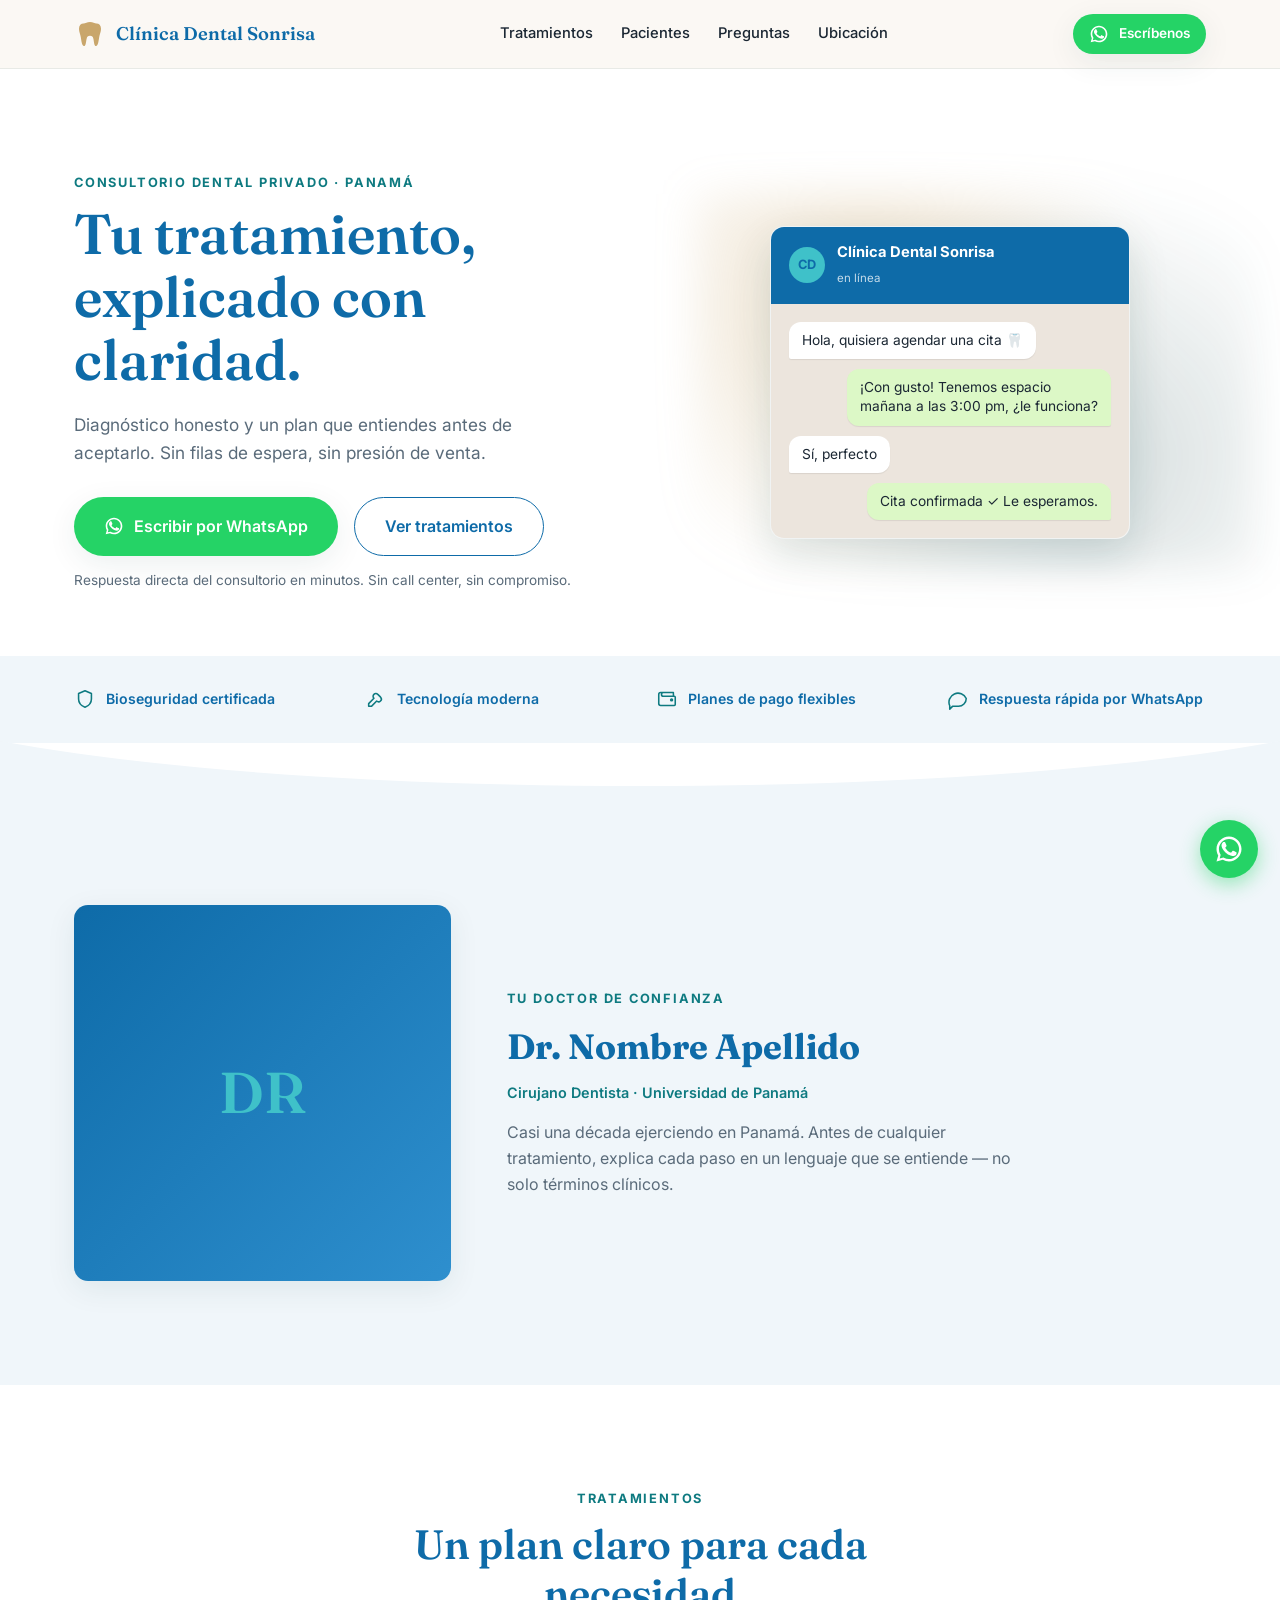
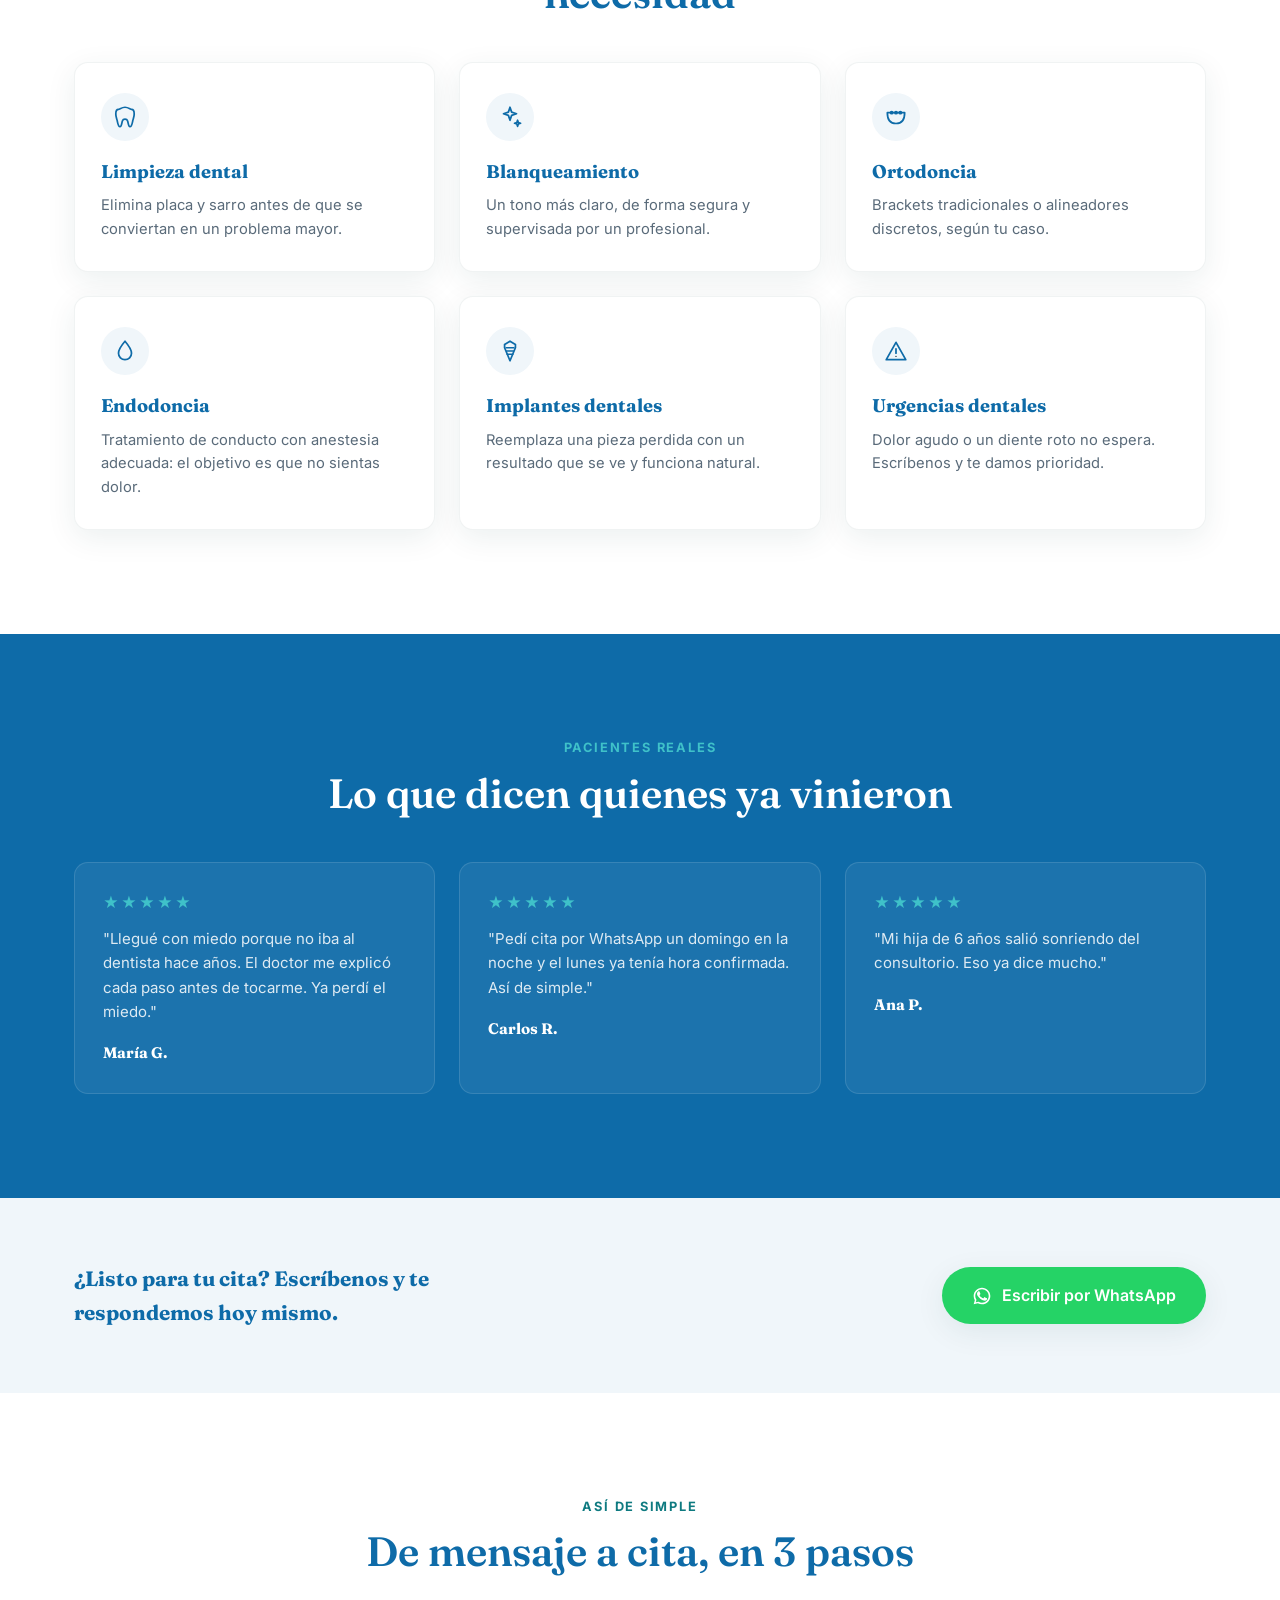
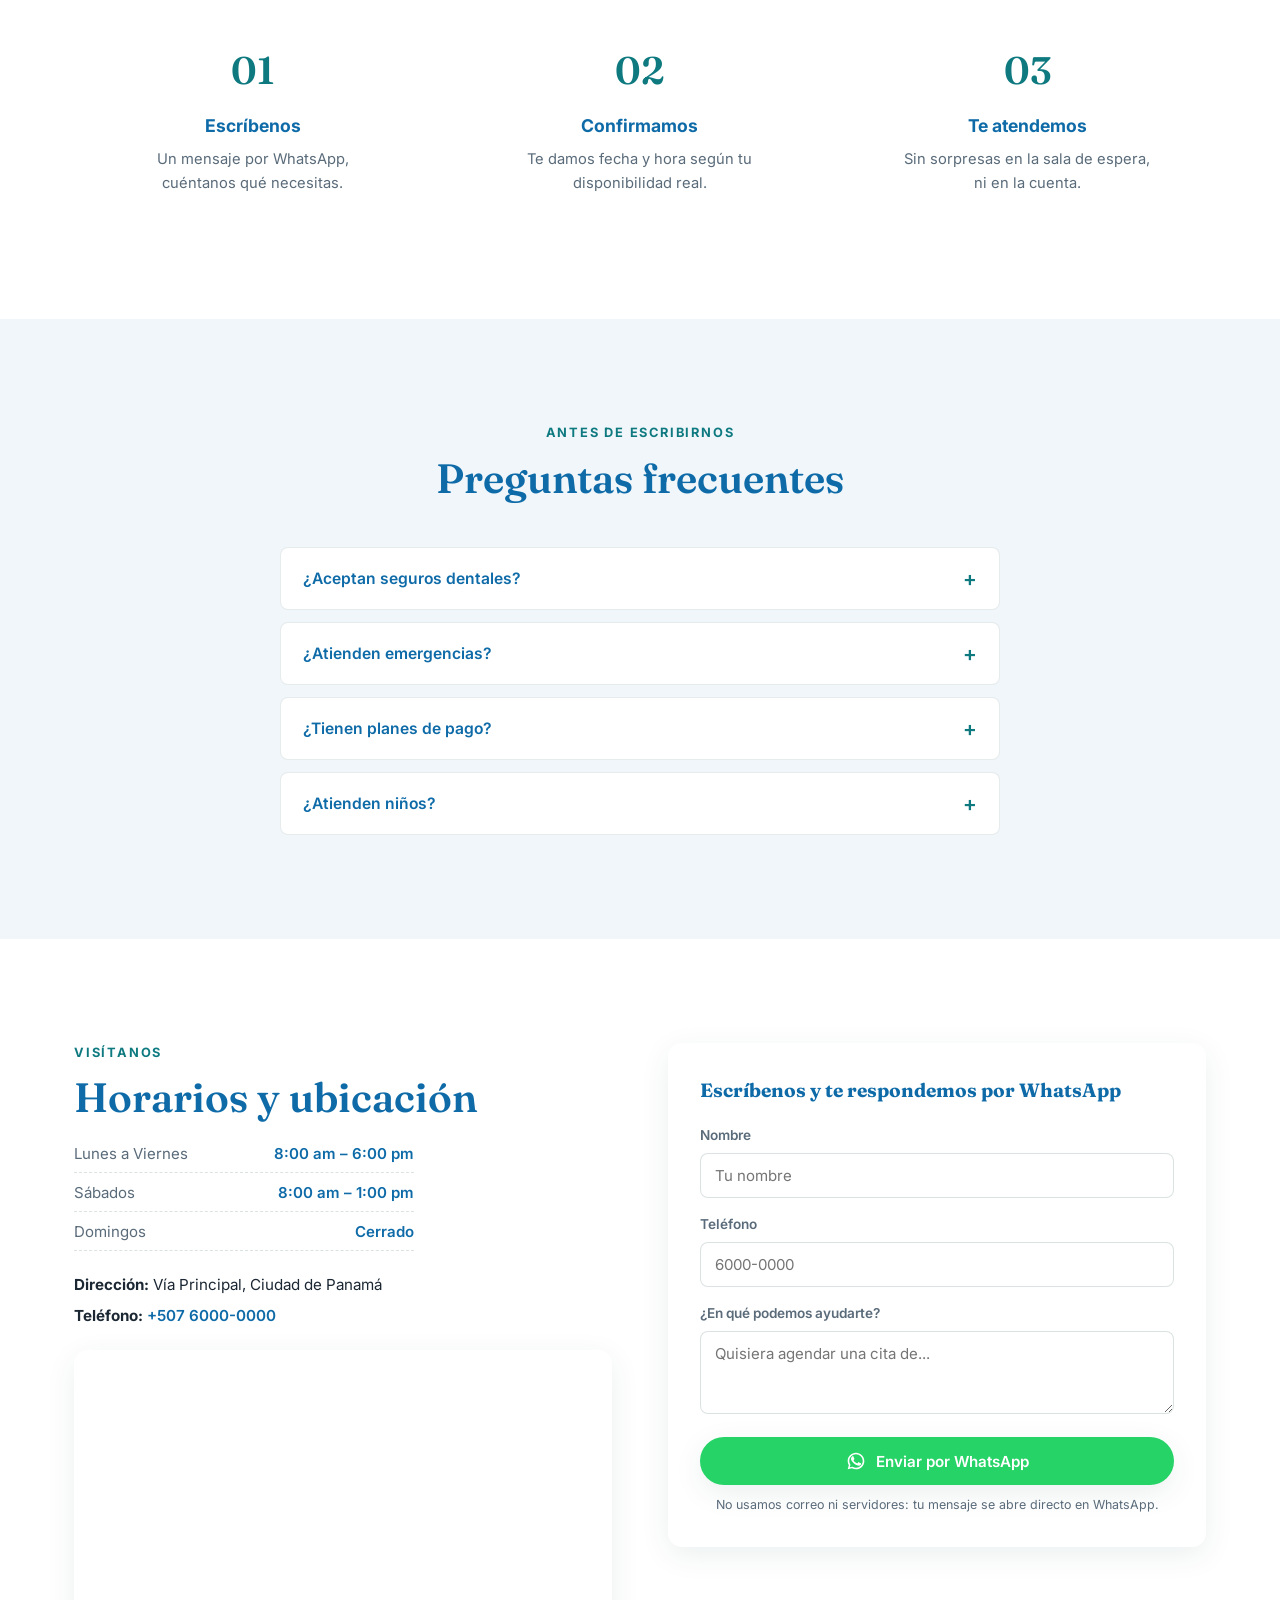
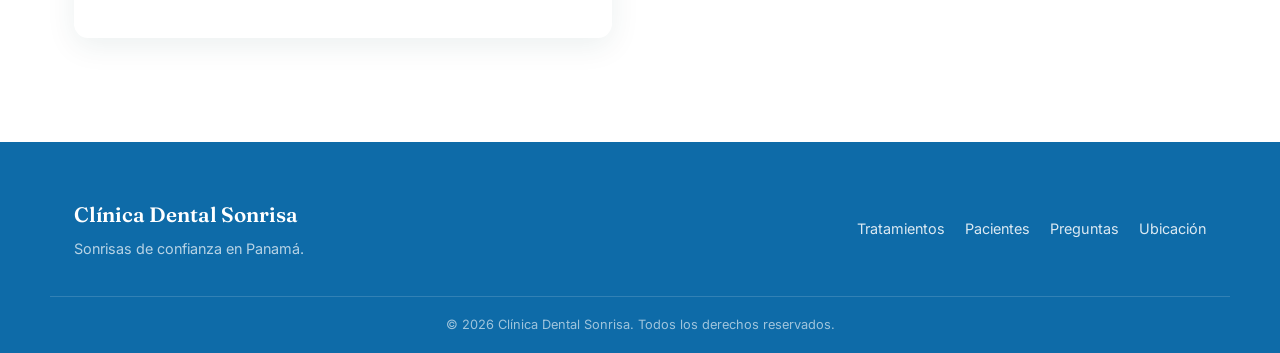
<file: index.html>
<!DOCTYPE html>
<html lang="es">
<head>
<meta charset="UTF-8">
<meta name="viewport" content="width=device-width, initial-scale=1.0">
<title id="metaTitle">Clínica Dental — Sonrisas de Confianza</title>
<meta name="description" id="metaDescription" content="Clínica dental en Panamá. Diagnóstico claro, sin sorpresas. Agenda tu cita por WhatsApp.">

<!-- Open Graph / vista previa al compartir el link por WhatsApp -->
<meta property="og:type" content="website">
<meta property="og:title" id="ogTitle" content="Clínica Dental — Sonrisas de Confianza">
<meta property="og:description" id="ogDescription" content="Diagnóstico claro, sin sorpresas. Agenda tu cita por WhatsApp.">
<meta name="theme-color" content="#0F3D3E">

<link rel="preconnect" href="https://fonts.googleapis.com">
<link rel="preconnect" href="https://fonts.gstatic.com" crossorigin>
<link href="https://fonts.googleapis.com/css2?family=Fraunces:opsz,wght@9..144,400;9..144,500;9..144,600;9..144,700&family=Inter:wght@400;500;600;700&display=swap" rel="stylesheet">

<link rel="stylesheet" href="style.css">
</head>
<body>

<a href="#inicio" class="skip-link">Saltar al contenido</a>

<!-- ============ HEADER ============ -->
<header class="header" id="header">
  <div class="container header__inner">
    <a href="#inicio" class="header__logo">
      <img src="assets/logo.svg" alt="" class="header__logo-img" id="logoImg">
      <span id="clinicNameHeader">Clínica Dental</span>
    </a>
    <nav class="header__nav" id="headerNav">
      <a href="#servicios">Tratamientos</a>
      <a href="#testimonios">Pacientes</a>
      <a href="#preguntas">Preguntas</a>
      <a href="#contacto">Ubicación</a>
    </nav>
    <a href="#" class="btn btn--whatsapp btn--small" id="headerWhatsappBtn" target="_blank" rel="noopener">
      <svg class="icon-wa" viewBox="0 0 24 24" fill="currentColor" aria-hidden="true"><path d="M17.472 14.382c-.297-.149-1.758-.867-2.03-.967-.273-.099-.471-.148-.67.15-.197.297-.767.966-.94 1.164-.173.199-.347.223-.644.075-.297-.15-1.255-.463-2.39-1.475-.883-.788-1.48-1.761-1.653-2.059-.173-.297-.018-.458.13-.606.134-.133.298-.347.446-.52.149-.174.198-.298.298-.497.099-.198.05-.371-.025-.52-.075-.149-.669-1.612-.916-2.207-.242-.579-.487-.5-.669-.51-.173-.008-.371-.01-.57-.01-.198 0-.52.074-.792.372-.272.297-1.04 1.016-1.04 2.479 0 1.462 1.065 2.875 1.213 3.074.149.198 2.096 3.2 5.077 4.487.709.306 1.262.489 1.694.626.712.227 1.36.195 1.871.118.571-.085 1.758-.719 2.006-1.413.248-.694.248-1.289.173-1.413-.074-.124-.272-.198-.57-.347z"/><path d="M12.001 2C6.478 2 2 6.477 2 12c0 1.87.507 3.622 1.388 5.126L2 22l5.03-1.362A9.958 9.958 0 0 0 12.001 22C17.524 22 22 17.523 22 12S17.524 2 12.001 2zm0 18.077a8.05 8.05 0 0 1-4.11-1.13l-.294-.175-3.058.829.822-2.98-.192-.306a8.052 8.052 0 0 1-1.243-4.315c0-4.452 3.623-8.076 8.078-8.076 4.454 0 8.076 3.624 8.076 8.076 0 4.453-3.622 8.077-8.079 8.077z"/></svg>
      <span>Escríbenos</span>
    </a>
    <button class="header__burger" id="burgerBtn" aria-label="Abrir menú">
      <span></span><span></span><span></span>
    </button>
  </div>
</header>

<!-- ============ HERO ============ -->
<!-- Sin foto de stock: el "signature element" es la interfaz de WhatsApp,
     porque comunica el producto exacto que se vende (agendar sin fricción)
     y no depende de fotografía real que aún no existe. -->
<section class="hero" id="inicio">
  <div class="container hero__inner">
    <div class="hero__content">
      <p class="eyebrow" id="heroEyebrow">Consultorio dental privado · Panamá</p>
      <h1 class="hero__title" id="heroTitle">Tu tratamiento, explicado con claridad.</h1>
      <p class="hero__subtitle" id="heroSubtitle">
        Diagnóstico honesto y un plan que entiendes antes de aceptarlo. Sin filas de espera, sin presión de venta.
      </p>
      <div class="hero__actions">
        <a href="#" class="btn btn--whatsapp btn--large" id="heroWhatsappBtn" target="_blank" rel="noopener">
          <svg class="icon-wa" viewBox="0 0 24 24" fill="currentColor" aria-hidden="true"><path d="M17.472 14.382c-.297-.149-1.758-.867-2.03-.967-.273-.099-.471-.148-.67.15-.197.297-.767.966-.94 1.164-.173.199-.347.223-.644.075-.297-.15-1.255-.463-2.39-1.475-.883-.788-1.48-1.761-1.653-2.059-.173-.297-.018-.458.13-.606.134-.133.298-.347.446-.52.149-.174.198-.298.298-.497.099-.198.05-.371-.025-.52-.075-.149-.669-1.612-.916-2.207-.242-.579-.487-.5-.669-.51-.173-.008-.371-.01-.57-.01-.198 0-.52.074-.792.372-.272.297-1.04 1.016-1.04 2.479 0 1.462 1.065 2.875 1.213 3.074.149.198 2.096 3.2 5.077 4.487.709.306 1.262.489 1.694.626.712.227 1.36.195 1.871.118.571-.085 1.758-.719 2.006-1.413.248-.694.248-1.289.173-1.413-.074-.124-.272-.198-.57-.347z"/><path d="M12.001 2C6.478 2 2 6.477 2 12c0 1.87.507 3.622 1.388 5.126L2 22l5.03-1.362A9.958 9.958 0 0 0 12.001 22C17.524 22 22 17.523 22 12S17.524 2 12.001 2zm0 18.077a8.05 8.05 0 0 1-4.11-1.13l-.294-.175-3.058.829.822-2.98-.192-.306a8.052 8.052 0 0 1-1.243-4.315c0-4.452 3.623-8.076 8.078-8.076 4.454 0 8.076 3.624 8.076 8.076 0 4.453-3.622 8.077-8.079 8.077z"/></svg>
          Escribir por WhatsApp
        </a>
        <a href="#servicios" class="btn btn--ghost btn--large">Ver tratamientos</a>
      </div>
      <p class="hero__microcopy">Respuesta directa del consultorio en minutos. Sin call center, sin compromiso.</p>
    </div>

    <div class="hero__media" aria-hidden="true">
      <div class="hero__blob"></div>
      <div class="wa-mock">
        <div class="wa-mock__head">
          <span class="wa-mock__avatar" id="waMockInitial">CD</span>
          <div>
            <strong id="waMockName">Clínica Dental</strong>
            <small>en línea</small>
          </div>
        </div>
        <div class="wa-mock__body">
          <div class="wa-mock__bubble wa-mock__bubble--in">Hola, quisiera agendar una cita 🦷</div>
          <div class="wa-mock__bubble wa-mock__bubble--out">¡Con gusto! Tenemos espacio mañana a las 3:00 pm, ¿le funciona?</div>
          <div class="wa-mock__bubble wa-mock__bubble--in">Sí, perfecto</div>
          <div class="wa-mock__bubble wa-mock__bubble--out">Cita confirmada ✓ Le esperamos.</div>
        </div>
      </div>
    </div>
  </div>
</section>

<!-- ============ TRUST STRIP — reemplaza estadísticas inventadas por garantías reales de servicio ============ -->
<section class="trust-strip reveal">
  <div class="container trust-strip__inner" id="trustStripGrid"><!-- generado por JS desde CONFIG.trust --></div>
</section>

<div class="smile-divider" aria-hidden="true">
  <svg viewBox="0 0 1440 80" preserveAspectRatio="none"><path d="M0,0 C360,80 1080,80 1440,0 L1440,80 L0,80 Z"></path></svg>
</div>

<!-- ============ DOCTOR ============ -->
<section class="doctor">
  <div class="container doctor__inner">
    <div class="doctor__media reveal">
      <!-- Placeholder elegante mientras no hay foto real: iniciales sobre gradiente, nunca un cartel de "falta foto" -->
      <div class="doctor__avatar" id="doctorAvatar"><span id="doctorInitials">DR</span></div>
    </div>
    <div class="doctor__content reveal">
      <p class="eyebrow">Tu doctor de confianza</p>
      <h2 id="doctorName">Dr. Nombre Apellido</h2>
      <p class="doctor__role" id="doctorRole">Cirujano Dentista · Universidad de Panamá</p>
      <p class="doctor__bio" id="doctorBio">
        Casi una década ejerciendo en Panamá. Antes de cualquier tratamiento, explica cada paso en un lenguaje que se entiende — no solo términos clínicos.
      </p>
    </div>
  </div>
</section>

<!-- ============ SERVICIOS ============ -->
<section class="services" id="servicios">
  <div class="container">
    <p class="eyebrow center">Tratamientos</p>
    <h2 class="section-title center">Un plan claro para cada necesidad</h2>
    <div class="services__grid" id="servicesGrid"><!-- generado por JS --></div>
  </div>
</section>

<!-- ============ TESTIMONIOS — movidos arriba: la prueba social debe llegar antes de pedir el contacto ============ -->
<section class="testimonials" id="testimonios">
  <div class="container">
    <p class="eyebrow center">Pacientes reales</p>
    <h2 class="section-title center">Lo que dicen quienes ya vinieron</h2>
    <div class="testimonials__grid" id="testimonialsGrid"><!-- generado por JS --></div>
  </div>
</section>

<!-- ============ CTA DE REFUERZO — el momento de mayor confianza no puede quedar sin una salida ============ -->
<section class="mid-cta reveal">
  <div class="container mid-cta__inner">
    <h3 id="midCtaText">¿Listo para tu cita? Escríbenos y te respondemos hoy mismo.</h3>
    <a href="#" class="btn btn--whatsapp btn--large" id="midCtaWhatsappBtn" target="_blank" rel="noopener">
      <svg class="icon-wa" viewBox="0 0 24 24" fill="currentColor" aria-hidden="true"><path d="M17.472 14.382c-.297-.149-1.758-.867-2.03-.967-.273-.099-.471-.148-.67.15-.197.297-.767.966-.94 1.164-.173.199-.347.223-.644.075-.297-.15-1.255-.463-2.39-1.475-.883-.788-1.48-1.761-1.653-2.059-.173-.297-.018-.458.13-.606.134-.133.298-.347.446-.52.149-.174.198-.298.298-.497.099-.198.05-.371-.025-.52-.075-.149-.669-1.612-.916-2.207-.242-.579-.487-.5-.669-.51-.173-.008-.371-.01-.57-.01-.198 0-.52.074-.792.372-.272.297-1.04 1.016-1.04 2.479 0 1.462 1.065 2.875 1.213 3.074.149.198 2.096 3.2 5.077 4.487.709.306 1.262.489 1.694.626.712.227 1.36.195 1.871.118.571-.085 1.758-.719 2.006-1.413.248-.694.248-1.289.173-1.413-.074-.124-.272-.198-.57-.347z"/><path d="M12.001 2C6.478 2 2 6.477 2 12c0 1.87.507 3.622 1.388 5.126L2 22l5.03-1.362A9.958 9.958 0 0 0 12.001 22C17.524 22 22 17.523 22 12S17.524 2 12.001 2zm0 18.077a8.05 8.05 0 0 1-4.11-1.13l-.294-.175-3.058.829.822-2.98-.192-.306a8.052 8.052 0 0 1-1.243-4.315c0-4.452 3.623-8.076 8.078-8.076 4.454 0 8.076 3.624 8.076 8.076 0 4.453-3.622 8.077-8.079 8.077z"/></svg>
      Escribir por WhatsApp
    </a>
  </div>
</section>

<!-- ============ PASOS — reubicado justo antes de FAQ/contacto: reduce fricción en el momento de actuar ============ -->
<section class="steps">
  <div class="container">
    <p class="eyebrow center">Así de simple</p>
    <h2 class="section-title center">De mensaje a cita, en 3 pasos</h2>
    <div class="steps__grid">
      <div class="step reveal"><span class="step__num">01</span><h3>Escríbenos</h3><p>Un mensaje por WhatsApp, cuéntanos qué necesitas.</p></div>
      <div class="step reveal"><span class="step__num">02</span><h3>Confirmamos</h3><p>Te damos fecha y hora según tu disponibilidad real.</p></div>
      <div class="step reveal"><span class="step__num">03</span><h3>Te atendemos</h3><p>Sin sorpresas en la sala de espera, ni en la cuenta.</p></div>
    </div>
  </div>
</section>

<!-- ============ FAQ ============ -->
<section class="faq" id="preguntas">
  <div class="container">
    <p class="eyebrow center">Antes de escribirnos</p>
    <h2 class="section-title center">Preguntas frecuentes</h2>
    <div class="faq__list" id="faqList"><!-- generado por JS --></div>
  </div>
</section>

<!-- ============ HORARIOS + MAPA + CONTACTO ============ -->
<section class="contact" id="contacto">
  <div class="container contact__inner">
    <div class="contact__info reveal">
      <p class="eyebrow">Visítanos</p>
      <h2 class="section-title">Horarios y ubicación</h2>
      <ul class="hours-list" id="hoursList"><!-- generado por JS --></ul>
      <div class="contact__data">
        <p><strong>Dirección:</strong> <span id="addressText">Vía Principal, Ciudad de Panamá</span></p>
        <p><strong>Teléfono:</strong> <a id="phoneLink" href="tel:+50700000000">+507 0000-0000</a></p>
      </div>
      <div class="map-wrapper">
        <iframe id="mapEmbed" src="" width="100%" height="280" style="border:0;" loading="lazy" referrerpolicy="no-referrer-when-downgrade" title="Ubicación de la clínica"></iframe>
      </div>
    </div>

    <div class="contact__form-wrapper reveal">
      <h3>Escríbenos y te respondemos por WhatsApp</h3>
      <form id="contactForm" class="contact-form">
        <div class="field">
          <label for="fname">Nombre</label>
          <input type="text" id="fname" name="fname" required placeholder="Tu nombre">
        </div>
        <div class="field">
          <label for="fphone">Teléfono</label>
          <input type="tel" id="fphone" name="fphone" required placeholder="6000-0000">
        </div>
        <div class="field">
          <label for="fmsg">¿En qué podemos ayudarte?</label>
          <textarea id="fmsg" name="fmsg" rows="3" placeholder="Quisiera agendar una cita de..."></textarea>
        </div>
        <button type="submit" class="btn btn--whatsapp btn--full">
          <svg class="icon-wa" viewBox="0 0 24 24" fill="currentColor" aria-hidden="true"><path d="M17.472 14.382c-.297-.149-1.758-.867-2.03-.967-.273-.099-.471-.148-.67.15-.197.297-.767.966-.94 1.164-.173.199-.347.223-.644.075-.297-.15-1.255-.463-2.39-1.475-.883-.788-1.48-1.761-1.653-2.059-.173-.297-.018-.458.13-.606.134-.133.298-.347.446-.52.149-.174.198-.298.298-.497.099-.198.05-.371-.025-.52-.075-.149-.669-1.612-.916-2.207-.242-.579-.487-.5-.669-.51-.173-.008-.371-.01-.57-.01-.198 0-.52.074-.792.372-.272.297-1.04 1.016-1.04 2.479 0 1.462 1.065 2.875 1.213 3.074.149.198 2.096 3.2 5.077 4.487.709.306 1.262.489 1.694.626.712.227 1.36.195 1.871.118.571-.085 1.758-.719 2.006-1.413.248-.694.248-1.289.173-1.413-.074-.124-.272-.198-.57-.347z"/><path d="M12.001 2C6.478 2 2 6.477 2 12c0 1.87.507 3.622 1.388 5.126L2 22l5.03-1.362A9.958 9.958 0 0 0 12.001 22C17.524 22 22 17.523 22 12S17.524 2 12.001 2zm0 18.077a8.05 8.05 0 0 1-4.11-1.13l-.294-.175-3.058.829.822-2.98-.192-.306a8.052 8.052 0 0 1-1.243-4.315c0-4.452 3.623-8.076 8.078-8.076 4.454 0 8.076 3.624 8.076 8.076 0 4.453-3.622 8.077-8.079 8.077z"/></svg>
          Enviar por WhatsApp
        </button>
        <p class="form-note">No usamos correo ni servidores: tu mensaje se abre directo en WhatsApp.</p>
      </form>
    </div>
  </div>
</section>

<!-- ============ FOOTER ============ -->
<footer class="footer">
  <div class="container footer__inner">
    <div class="footer__brand">
      <span id="clinicNameFooter">Clínica Dental</span>
      <p id="footerTagline">Sonrisas de confianza en Panamá.</p>
    </div>
    <div class="footer__links">
      <a href="#servicios">Tratamientos</a>
      <a href="#testimonios">Pacientes</a>
      <a href="#preguntas">Preguntas</a>
      <a href="#contacto">Ubicación</a>
    </div>
  </div>
  <div class="footer__bottom">
    <p>&copy; <span id="footerYear"></span> <span id="clinicNameFooterBottom">Clínica Dental</span>. Todos los derechos reservados.</p>
  </div>
</footer>

<!-- ============ BOTÓN FLOTANTE WHATSAPP ============ -->
<a href="#" class="floating-wa" id="floatingWa" target="_blank" rel="noopener" aria-label="Escríbenos por WhatsApp">
  <svg viewBox="0 0 24 24" fill="currentColor" aria-hidden="true"><path d="M17.472 14.382c-.297-.149-1.758-.867-2.03-.967-.273-.099-.471-.148-.67.15-.197.297-.767.966-.94 1.164-.173.199-.347.223-.644.075-.297-.15-1.255-.463-2.39-1.475-.883-.788-1.48-1.761-1.653-2.059-.173-.297-.018-.458.13-.606.134-.133.298-.347.446-.52.149-.174.198-.298.298-.497.099-.198.05-.371-.025-.52-.075-.149-.669-1.612-.916-2.207-.242-.579-.487-.5-.669-.51-.173-.008-.371-.01-.57-.01-.198 0-.52.074-.792.372-.272.297-1.04 1.016-1.04 2.479 0 1.462 1.065 2.875 1.213 3.074.149.198 2.096 3.2 5.077 4.487.709.306 1.262.489 1.694.626.712.227 1.36.195 1.871.118.571-.085 1.758-.719 2.006-1.413.248-.694.248-1.289.173-1.413-.074-.124-.272-.198-.57-.347z"/><path d="M12.001 2C6.478 2 2 6.477 2 12c0 1.87.507 3.622 1.388 5.126L2 22l5.03-1.362A9.958 9.958 0 0 0 12.001 22C17.524 22 22 17.523 22 12S17.524 2 12.001 2zm0 18.077a8.05 8.05 0 0 1-4.11-1.13l-.294-.175-3.058.829.822-2.98-.192-.306a8.052 8.052 0 0 1-1.243-4.315c0-4.452 3.623-8.076 8.078-8.076 4.454 0 8.076 3.624 8.076 8.076 0 4.453-3.622 8.077-8.079 8.077z"/></svg>
</a>

<script src="config.js" defer></script>
<script src="script.js" defer></script>
</body>
</html>
</file>
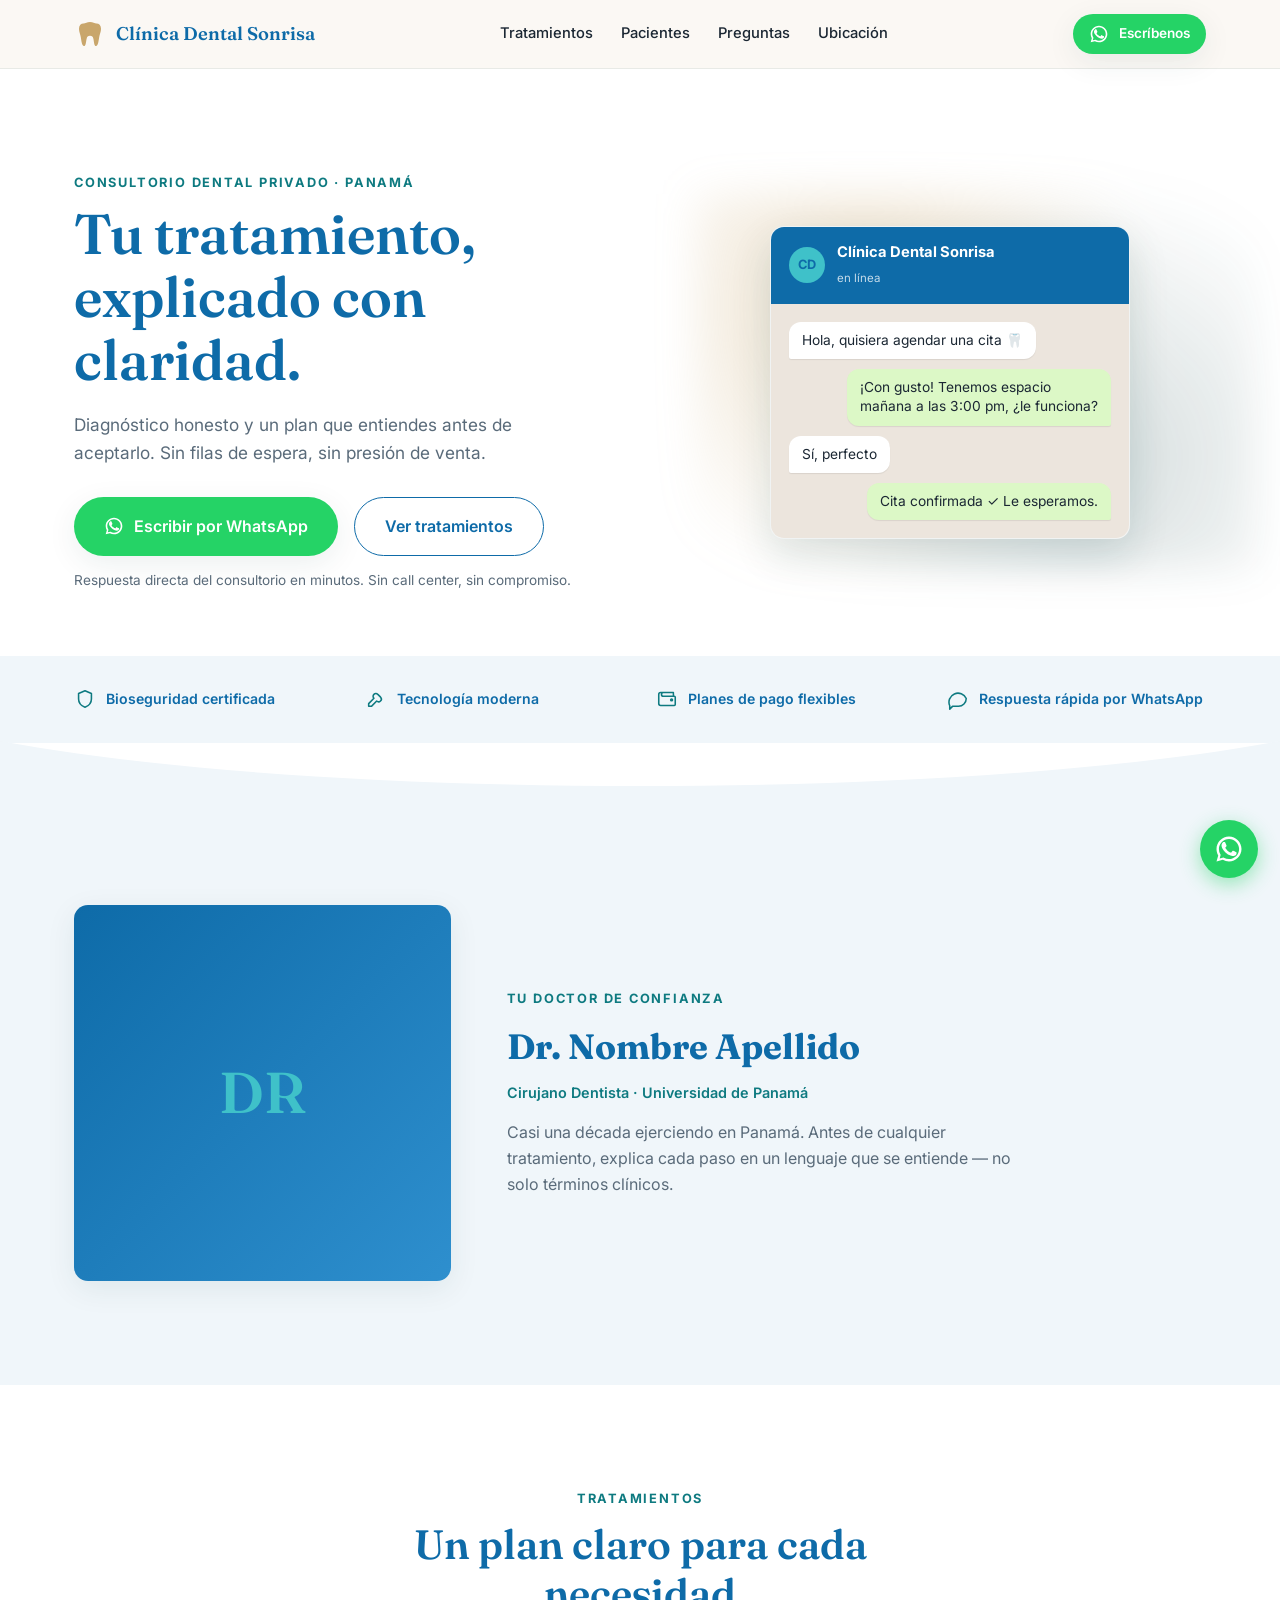
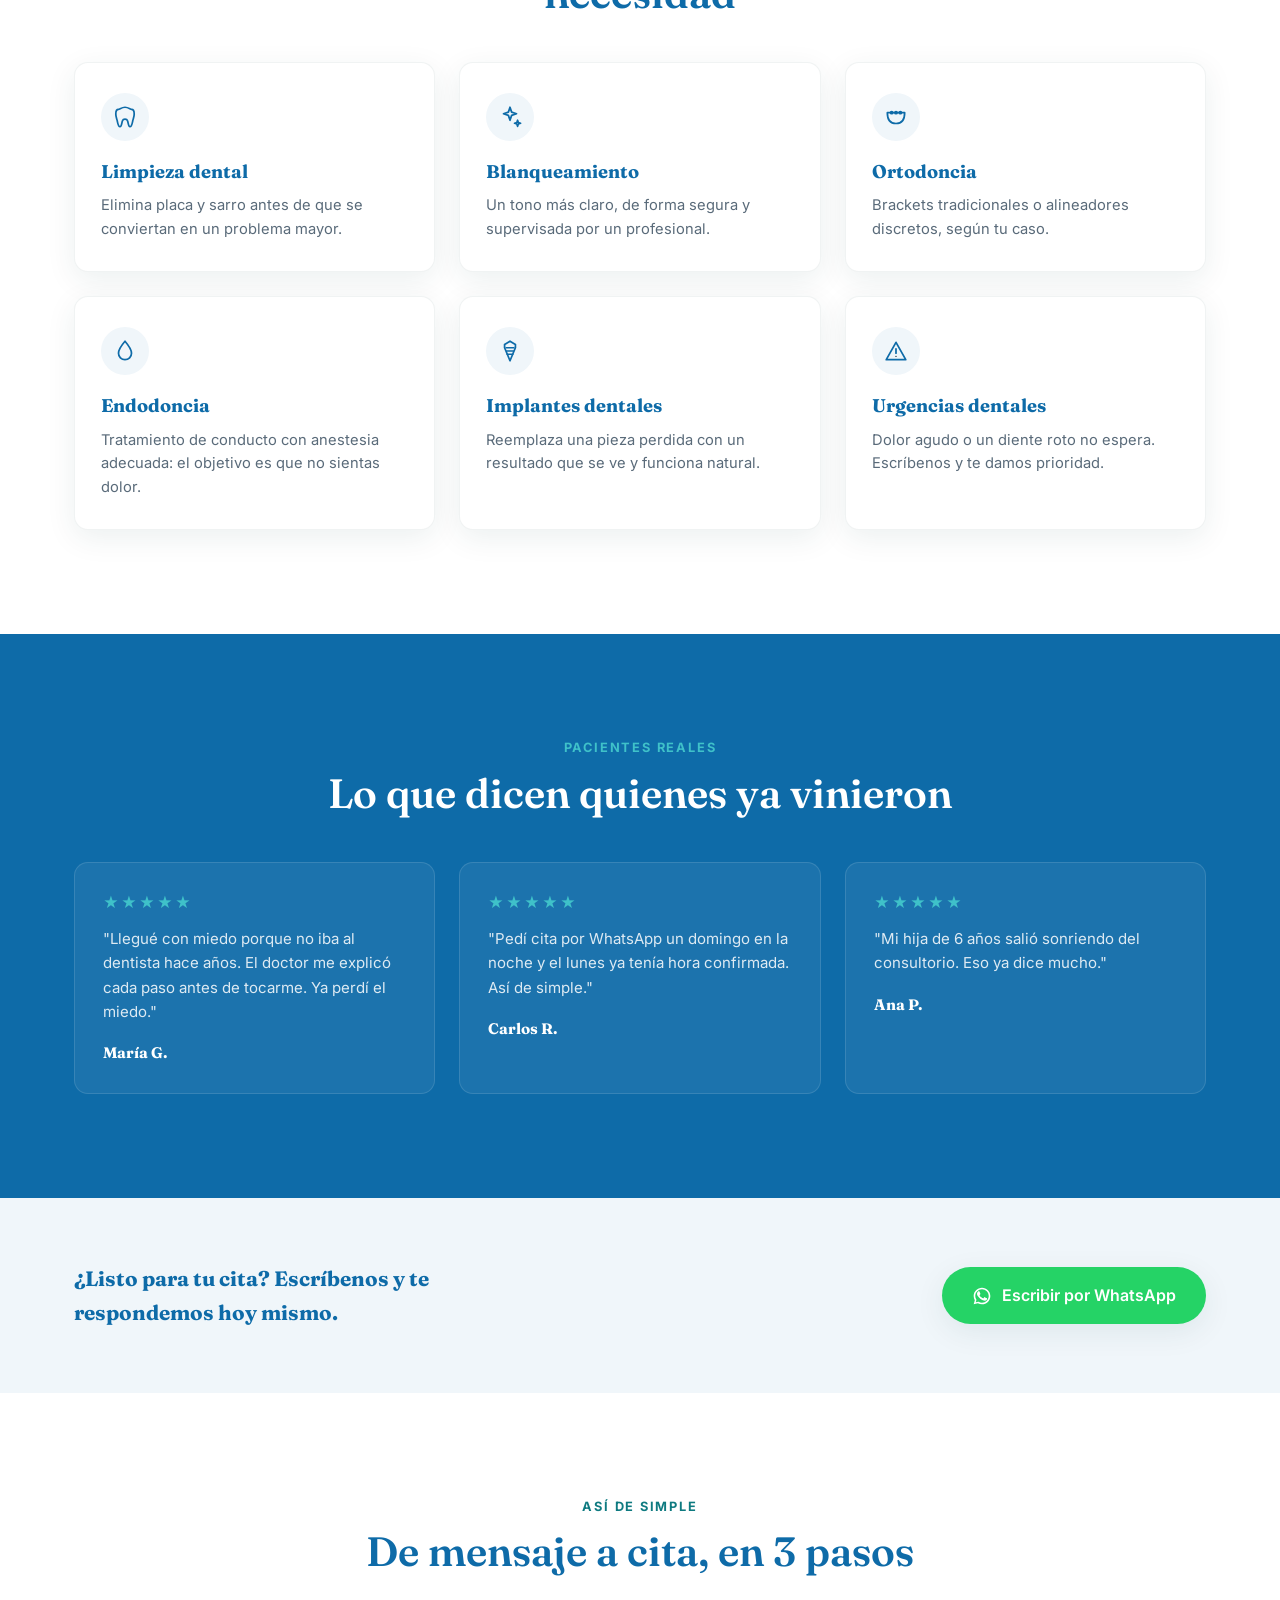
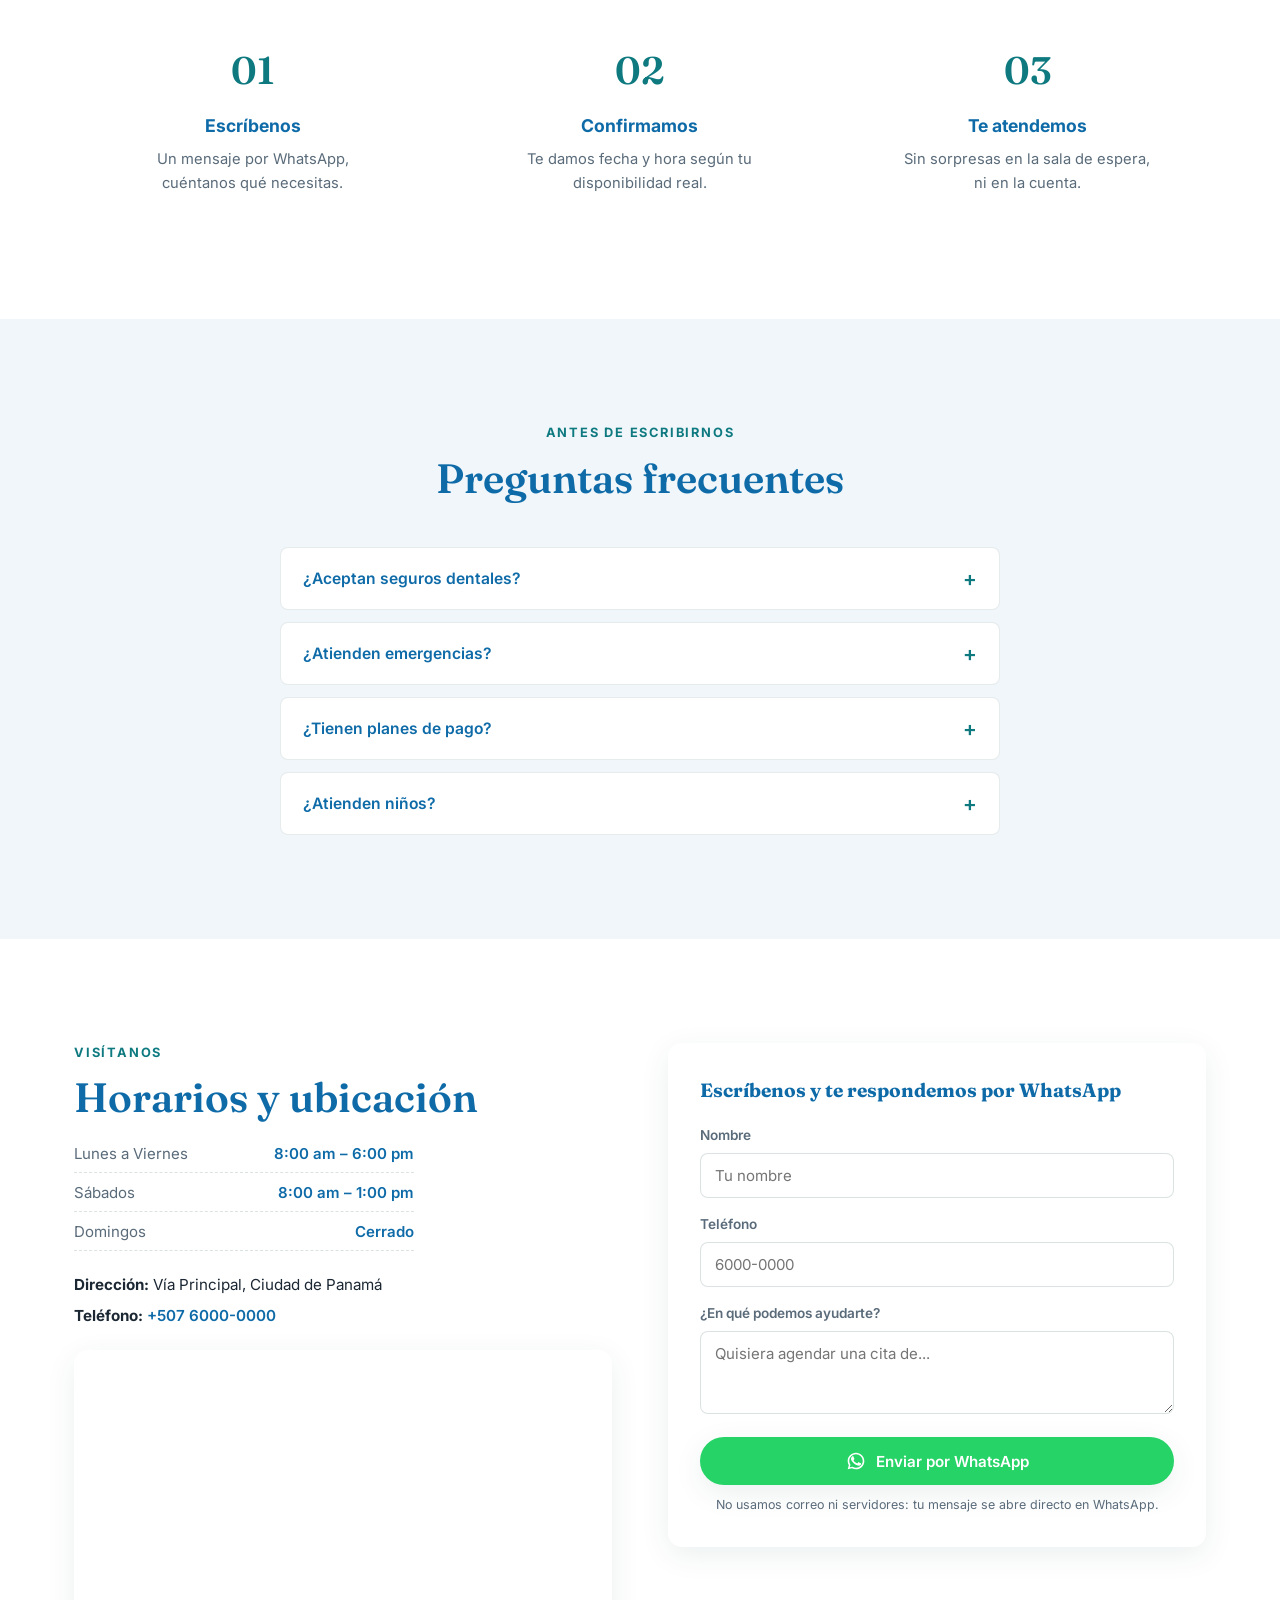
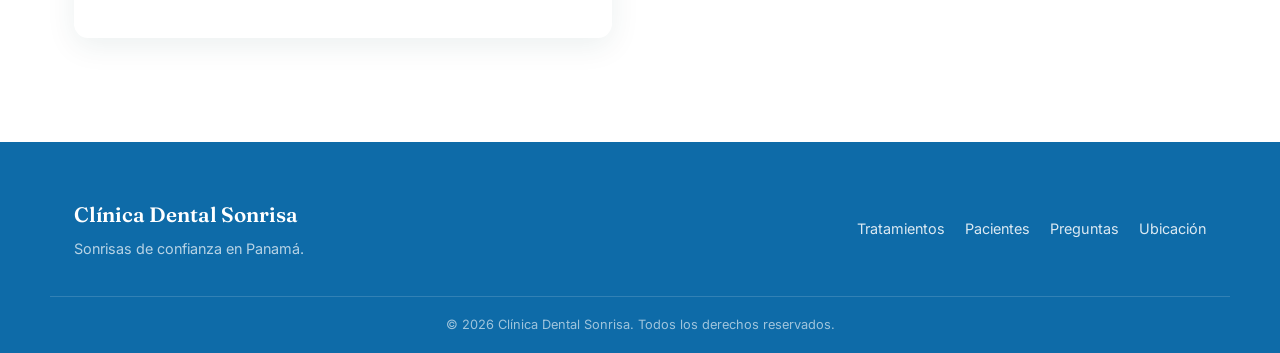
<file: clinica-dental-demo-un-solo-archivo.html>
<!DOCTYPE html>
<html lang="es">
<head>
<meta charset="UTF-8">
<meta name="viewport" content="width=device-width, initial-scale=1.0">
<title id="metaTitle">Clínica Dental — Sonrisas de Confianza</title>
<meta name="description" id="metaDescription" content="Clínica dental en Panamá. Diagnóstico claro, sin sorpresas. Agenda tu cita por WhatsApp.">

<!-- Open Graph / vista previa al compartir el link por WhatsApp -->
<meta property="og:type" content="website">
<meta property="og:title" id="ogTitle" content="Clínica Dental — Sonrisas de Confianza">
<meta property="og:description" id="ogDescription" content="Diagnóstico claro, sin sorpresas. Agenda tu cita por WhatsApp.">
<meta name="theme-color" content="#0F3D3E">

<link rel="preconnect" href="https://fonts.googleapis.com">
<link rel="preconnect" href="https://fonts.gstatic.com" crossorigin>
<link href="https://fonts.googleapis.com/css2?family=Fraunces:opsz,wght@9..144,400;9..144,500;9..144,600;9..144,700&family=Inter:wght@400;500;600;700&display=swap" rel="stylesheet">

<style>
/* ==========================================================================
   DESIGN TOKENS
   ========================================================================== */
:root{
  --color-primary: #0F3D3E;
  --color-primary-light: #1B5C5D;
  --color-accent: #C9A66B;        /* uso decorativo / sobre fondos oscuros */
  --color-accent-ink: #8A6A34;    /* uso en texto sobre fondos claros (contraste AA) */
  --color-bg: #FBF8F3;
  --color-bg-alt: #F1ECE2;
  --color-text: #1C2624;
  --color-text-soft: #54615D;
  --color-whatsapp: #25D366;
  --color-whatsapp-dark: #1DA851;

  --font-display: 'Fraunces', serif;
  --font-body: 'Inter', sans-serif;

  --radius: 14px;
  --radius-sm: 8px;
  --shadow-soft: 0 8px 30px rgba(15,61,62,0.08);
  --shadow-lift: 0 16px 40px rgba(15,61,62,0.14);
  --container-w: 1180px;

  /* Escala de espaciado — usar SIEMPRE estas variables, nunca px sueltos */
  --space-xs: 12px;
  --space-sm: 20px;
  --space-md: 32px;
  --space-lg: clamp(40px, 5vw, 64px);
  --section-pad: clamp(64px, 9vw, 104px);
}

*{ box-sizing: border-box; margin:0; padding:0; }
html{ scroll-behavior: smooth; }
body{
  font-family: var(--font-body);
  color: var(--color-text);
  background: var(--color-bg);
  line-height: 1.6;
  -webkit-font-smoothing: antialiased;
}
img{ max-width:100%; display:block; }
a{ color:inherit; text-decoration:none; }
ul{ list-style:none; }
button{ font-family: inherit; cursor:pointer; }

@media (prefers-reduced-motion: reduce){
  *{ animation-duration:0.01ms !important; transition-duration:0.01ms !important; scroll-behavior:auto !important; }
}

:focus-visible{ outline: 2px solid var(--color-accent-ink); outline-offset: 3px; }

.skip-link{
  position:absolute; left:-9999px; top:0; z-index:1000;
  background: var(--color-primary); color:#fff; padding: 12px 20px; border-radius: 0 0 8px 0;
}
.skip-link:focus{ left:0; }

.container{ max-width: var(--container-w); margin: 0 auto; padding: 0 24px; }

.eyebrow{
  font-size: 0.8rem; letter-spacing: 0.14em; text-transform: uppercase;
  color: var(--color-accent-ink); font-weight: 700; margin-bottom: 10px;
}
.eyebrow.center{ text-align:center; }

.section-title{
  font-family: var(--font-display); font-weight: 600;
  font-size: clamp(1.8rem, 3.2vw, 2.6rem); line-height: 1.2;
  color: var(--color-primary); margin-bottom: 16px;
}
.section-title.center{ text-align:center; max-width: 640px; margin-left:auto; margin-right:auto; }

/* ---------------- Scroll reveal (un solo efecto, consistente, no decorativo de más) ---------------- */
.reveal{ opacity:0; transform: translateY(18px) scale(0.98); transition: opacity .6s ease, transform .6s ease; }
.reveal.is-visible{ opacity:1; transform:none; }
.steps__grid .step:nth-child(1){ transition-delay: 0ms; }
.steps__grid .step:nth-child(2){ transition-delay: 90ms; }
.steps__grid .step:nth-child(3){ transition-delay: 180ms; }

/* ---------------- BUTTONS ---------------- */
.btn{
  display:inline-flex; align-items:center; justify-content:center; gap:10px;
  font-weight:600; font-size:0.95rem; padding: 14px 26px; border-radius: 999px; border: none;
  transition: transform .15s ease, box-shadow .15s ease, background .15s ease;
  white-space: nowrap;
}
.btn--whatsapp{ background: var(--color-whatsapp); color:#fff; box-shadow: var(--shadow-soft); }
.btn--whatsapp:hover{ background: var(--color-whatsapp-dark); transform: translateY(-2px); box-shadow: var(--shadow-lift); }
.btn--ghost{ background: transparent; color: var(--color-primary); border: 1.5px solid var(--color-primary); }
.btn--ghost:hover{ background: var(--color-primary); color:#fff; }
.btn--small{ padding: 9px 16px; font-size:0.85rem; }
.btn--large{ padding: 16px 30px; font-size: 1rem; }
.btn--full{ width:100%; }
.icon-wa{ width:20px; height:20px; flex-shrink:0; }
.icon-line{ width:26px; height:26px; stroke: var(--color-primary); fill:none; stroke-width:1.6; stroke-linecap:round; stroke-linejoin:round; }

/* ---------------- HEADER ---------------- */
.header{
  position: sticky; top:0; z-index:100;
  background: rgba(251,248,243,0.9); backdrop-filter: blur(8px);
  border-bottom: 1px solid rgba(15,61,62,0.08);
}
.header__inner{ display:flex; align-items:center; justify-content:space-between; padding: 14px 24px; gap: 20px; }
.header__logo{ display:flex; align-items:center; gap:10px; font-family: var(--font-display); font-weight:600; font-size:1.15rem; color: var(--color-primary); }
.header__logo-img{ height: 32px; width:auto; }
.header__nav{ display:flex; gap: 28px; font-weight:500; font-size:0.92rem; }
.header__nav a:hover{ color: var(--color-primary); }
.header__burger{ display:none; flex-direction:column; gap:5px; background:none; border:none; }
.header__burger span{ width:22px; height:2px; background: var(--color-primary); }

/* ---------------- HERO ---------------- */
.hero{ padding: var(--section-pad) 0 var(--space-lg); overflow:hidden; }
@keyframes hero-in{ from{ opacity:0; transform: translateY(14px); } to{ opacity:1; transform:none; } }
.hero__content{ animation: hero-in .7s ease both; }
.hero__media{ animation: hero-in .7s ease .15s both; }
@media (prefers-reduced-motion: reduce){ .hero__content, .hero__media{ animation:none; } }
.hero__inner{ display:grid; grid-template-columns: 1.05fr 0.95fr; gap: 56px; align-items:center; }
.hero__title{
  font-family: var(--font-display); font-weight: 600;
  font-size: clamp(2.2rem, 4.4vw, 3.5rem); line-height: 1.12;
  color: var(--color-primary); margin-bottom: 20px;
}
.hero__subtitle{ font-size: 1.08rem; color: var(--color-text-soft); max-width: 460px; margin-bottom: 30px; }
.hero__actions{ display:flex; gap:16px; flex-wrap:wrap; margin-bottom: 14px; }
.hero__microcopy{ font-size: 0.85rem; color: var(--color-text-soft); }

/* Signature element: mockup de conversación de WhatsApp — reemplaza la foto de stock */
.hero__media{ position:relative; display:flex; justify-content:center; }
.hero__blob{
  position:absolute; inset: -10% -10% -10% 0;
  background: radial-gradient(circle at 30% 30%, rgba(201,166,107,0.35), transparent 60%),
              radial-gradient(circle at 70% 70%, rgba(15,61,62,0.18), transparent 60%);
  filter: blur(20px); z-index:0;
}
.wa-mock{
  position:relative; z-index:1; width:100%; max-width: 360px;
  background:#fff; border-radius: var(--radius); box-shadow: var(--shadow-lift);
  overflow:hidden; border: 1px solid rgba(15,61,62,0.06);
}
.wa-mock__head{ display:flex; align-items:center; gap:12px; background: var(--color-primary); color:#fff; padding: 14px 18px; }
.wa-mock__avatar{
  width:36px; height:36px; border-radius:50%; background: var(--color-accent); color: var(--color-primary);
  display:flex; align-items:center; justify-content:center; font-weight:700; font-size:0.8rem; flex-shrink:0;
}
.wa-mock__head strong{ display:block; font-size:0.92rem; }
.wa-mock__head small{ opacity:0.75; font-size:0.72rem; }
.wa-mock__body{ padding: 18px; display:flex; flex-direction:column; gap:10px; background: #ECE5DD; }
.wa-mock__bubble{ max-width: 82%; padding: 9px 13px; border-radius: 12px; font-size:0.86rem; line-height:1.4; box-shadow: 0 1px 1px rgba(0,0,0,0.08); }
.wa-mock__bubble--in{ background:#fff; align-self:flex-start; border-bottom-left-radius:2px; }
.wa-mock__bubble--out{ background:#DCF8C6; align-self:flex-end; border-bottom-right-radius:2px; }

/* Divisor "arco de sonrisa" */
.smile-divider{ line-height:0; margin-top:-2px; }
.smile-divider svg{ width:100%; height:60px; display:block; }
.smile-divider path{ fill: var(--color-bg-alt); }

/* ---------------- TRUST STRIP ---------------- */
.trust-strip{ background: var(--color-bg-alt); padding: var(--space-md) 0; }
.trust-strip__inner{ display:grid; grid-template-columns: repeat(4,1fr); gap: var(--space-md); }
.trust-item-strip{ display:flex; align-items:center; gap:10px; font-size:0.88rem; font-weight:600; color: var(--color-primary); }
.trust-item-strip svg{ width:22px; height:22px; stroke: var(--color-accent-ink); fill:none; stroke-width:1.7; flex-shrink:0; }

/* ---------------- DOCTOR ---------------- */
.doctor{ background: var(--color-bg-alt); padding: var(--section-pad) 0; }
.doctor__inner{ display:grid; grid-template-columns: 0.7fr 1.3fr; gap: 56px; align-items:center; }
.doctor__avatar{
  aspect-ratio: 1/1; border-radius: var(--radius); box-shadow: var(--shadow-soft);
  background: linear-gradient(135deg, var(--color-primary), var(--color-primary-light));
  display:flex; align-items:center; justify-content:center;
}
.doctor__avatar span{ font-family: var(--font-display); font-size: clamp(2.4rem, 6vw, 3.6rem); color: var(--color-accent); font-weight:600; }
.doctor__content h2{ font-family: var(--font-display); font-size: clamp(1.6rem, 2.8vw, 2.2rem); color: var(--color-primary); margin-bottom: 6px; }
.doctor__role{ color: var(--color-accent-ink); font-weight:600; font-size:0.9rem; margin-bottom: 16px; }
.doctor__bio{ color: var(--color-text-soft); max-width: 520px; }

/* ---------------- SERVICES ---------------- */
.services{ padding: var(--section-pad) 0; }
.services__grid{ display:grid; grid-template-columns: repeat(3, 1fr); gap: 24px; margin-top: 44px; }
.service-card{ background:#fff; border-radius: var(--radius); padding: 30px 26px; box-shadow: var(--shadow-soft); transition: transform .2s ease, box-shadow .2s ease; border: 1px solid rgba(15,61,62,0.06); }
.service-card:hover{ transform: translateY(-4px); box-shadow: var(--shadow-lift); }
.service-card__icon{
  width:48px; height:48px; border-radius:50%; background: var(--color-bg-alt);
  display:flex; align-items:center; justify-content:center; margin-bottom: 16px;
}
.service-card h3{ font-family: var(--font-display); font-size: 1.15rem; color: var(--color-primary); margin-bottom: 8px; }
.service-card p{ color: var(--color-text-soft); font-size: 0.92rem; }

/* ---------------- TESTIMONIALS ---------------- */
.testimonials{ background: var(--color-primary); padding: var(--section-pad) 0; }
.testimonials .eyebrow{ color: var(--color-accent); }
.testimonials .section-title{ color:#fff; }
.testimonials__grid{ display:grid; grid-template-columns: repeat(3,1fr); gap: 24px; margin-top: 44px; }
.testimonial-card{ background: rgba(255,255,255,0.06); border: 1px solid rgba(255,255,255,0.12); border-radius: var(--radius); padding: 28px; color:#fff; }
.testimonial-card__stars{ color: var(--color-accent); margin-bottom: 12px; font-size:0.95rem; letter-spacing:2px; }
.testimonial-card p{ font-size:0.94rem; color: rgba(255,255,255,0.85); margin-bottom:16px; }
.testimonial-card strong{ font-family: var(--font-display); font-size:0.95rem; }

/* ---------------- MID CTA (refuerzo tras el momento de mayor confianza) ---------------- */
.mid-cta{ padding: var(--space-lg) 0; background: var(--color-bg-alt); }
.mid-cta__inner{ display:flex; align-items:center; justify-content:space-between; gap: var(--space-md); flex-wrap:wrap; }
.mid-cta h3{ font-family: var(--font-display); font-size: 1.3rem; color: var(--color-primary); max-width: 480px; }

/* ---------------- STEPS ---------------- */
.steps{ padding: var(--section-pad) 0; }
.steps__grid{ display:grid; grid-template-columns: repeat(3,1fr); gap: 30px; margin-top: 44px; }
.step{ text-align:center; padding: 20px; }
.step__num{ font-family: var(--font-display); font-size: 2.4rem; font-weight:600; color: var(--color-accent-ink); display:block; margin-bottom: 10px; }
.step h3{ color: var(--color-primary); margin-bottom: 8px; font-size:1.1rem; }
.step p{ color: var(--color-text-soft); font-size:0.92rem; max-width:260px; margin:0 auto; }

/* ---------------- FAQ ---------------- */
.faq{ padding: var(--section-pad) 0; background: var(--color-bg-alt); }
.faq__list{ max-width: 720px; margin: 44px auto 0; display:flex; flex-direction:column; gap: 12px; }
.faq-item{ background:#fff; border:1px solid rgba(15,61,62,0.1); border-radius: var(--radius-sm); overflow:hidden; }
.faq-item__q{ width:100%; text-align:left; background:none; border:none; padding: 18px 22px; display:flex; justify-content:space-between; align-items:center; font-weight:600; color: var(--color-primary); font-size:0.98rem; }
.faq-item__q::after{ content:"+"; font-size:1.3rem; color: var(--color-accent-ink); transition: transform .2s ease; }
.faq-item.is-open .faq-item__q::after{ transform: rotate(45deg); }
.faq-item__a{ max-height:0; overflow:hidden; transition: max-height .25s ease; padding: 0 22px; color: var(--color-text-soft); font-size:0.92rem; }
.faq-item.is-open .faq-item__a{ padding-bottom: 18px; }

/* ---------------- CONTACT ---------------- */
.contact{ padding: var(--section-pad) 0; }
.contact__inner{ display:grid; grid-template-columns: 1fr 1fr; gap: 56px; }
.hours-list{ margin: 20px 0 22px; display:flex; flex-direction:column; gap:8px; }
.hours-list li{ display:flex; justify-content:space-between; max-width:340px; font-size:0.94rem; border-bottom: 1px dashed rgba(15,61,62,0.15); padding-bottom:6px; }
.hours-list li span:first-child{ color: var(--color-text-soft); }
.hours-list li span:last-child{ font-weight:600; color: var(--color-primary); }
.contact__data{ margin-bottom: 22px; font-size:0.95rem; }
.contact__data p{ margin-bottom:6px; }
.contact__data a{ color: var(--color-primary); font-weight:600; }
.map-wrapper{ border-radius: var(--radius); overflow:hidden; box-shadow: var(--shadow-soft); }
.contact__form-wrapper{ background:#fff; border-radius: var(--radius); padding: 32px; box-shadow: var(--shadow-soft); height:fit-content; }
.contact__form-wrapper h3{ font-family: var(--font-display); color: var(--color-primary); margin-bottom: 20px; font-size:1.2rem; }
.field{ margin-bottom: 16px; }
.field label{ display:block; font-size:0.85rem; font-weight:600; color: var(--color-text-soft); margin-bottom:6px; }
.field input, .field textarea{
  width:100%; padding: 12px 14px; border-radius: var(--radius-sm);
  border: 1.5px solid rgba(15,61,62,0.15); font-family: inherit; font-size:0.94rem; background: var(--color-bg);
}
.field input:focus, .field textarea:focus{ border-color: var(--color-primary); outline:none; }
.form-note{ text-align:center; font-size:0.78rem; color: var(--color-text-soft); margin-top:10px; }

/* ---------------- FOOTER ---------------- */
.footer{ background: var(--color-primary); color:#fff; padding-top: 56px; }
.footer__inner{ display:flex; flex-wrap:wrap; justify-content:space-between; gap: 30px; padding-bottom: 36px; border-bottom: 1px solid rgba(255,255,255,0.15); }
.footer__brand span{ font-family: var(--font-display); font-size:1.3rem; font-weight:600; }
.footer__brand p{ color: rgba(255,255,255,0.7); font-size:0.9rem; margin-top:6px; }
.footer__links{ display:flex; gap:20px; flex-wrap:wrap; align-self:center; }
.footer__links a{ color: rgba(255,255,255,0.85); font-size:0.9rem; }
.footer__links a:hover{ color: var(--color-accent); }
.footer__bottom{ text-align:center; padding: 18px 0; font-size:0.8rem; color: rgba(255,255,255,0.6); }

/* ---------------- FLOATING WHATSAPP ---------------- */
.floating-wa{
  position: fixed; bottom: 22px; right: 22px; z-index: 200;
  width: 58px; height:58px; border-radius:50%;
  background: var(--color-whatsapp); color:#fff;
  display:flex; align-items:center; justify-content:center;
  box-shadow: 0 6px 20px rgba(37,211,102,0.45);
  animation: wa-pulse 2.4s infinite;
}
.floating-wa svg{ width: 30px; height:30px; }
@keyframes wa-pulse{
  0%{ box-shadow: 0 0 0 0 rgba(37,211,102,0.5); }
  70%{ box-shadow: 0 0 0 14px rgba(37,211,102,0); }
  100%{ box-shadow: 0 0 0 0 rgba(37,211,102,0); }
}

/* ==========================================================================
   RESPONSIVE
   ========================================================================== */
@media (max-width: 900px){
  .hero__inner, .doctor__inner, .contact__inner{ grid-template-columns: 1fr; }
  .doctor__media{ order:-1; max-width: 260px; margin: 0 auto; }
  .services__grid, .steps__grid, .testimonials__grid{ grid-template-columns: repeat(2,1fr); }
  .trust-strip__inner{ grid-template-columns: repeat(2,1fr); }
}

@media (max-width: 640px){
  .header__nav{ display:none; }
  .header__burger{ display:flex; }
  .header__inner{ flex-wrap:wrap; }
  .hero{ padding: 40px 0 24px; }
  .hero__actions{ flex-direction:column; }
  .hero__actions .btn{ width:100%; }
  .services__grid, .steps__grid, .testimonials__grid{ grid-template-columns: 1fr; }
  .trust-strip__inner{ grid-template-columns: 1fr 1fr; }
  .section-title{ font-size: 1.6rem; }
  .floating-wa{ width:52px; height:52px; bottom:16px; right:16px; }
  .mid-cta__inner{ flex-direction:column; text-align:center; }
}

</style>
</head>
<body>

<a href="#inicio" class="skip-link">Saltar al contenido</a>

<!-- ============ HEADER ============ -->
<header class="header" id="header">
  <div class="container header__inner">
    <a href="#inicio" class="header__logo">
      <img src="[data-uri]" alt="" class="header__logo-img" id="logoImg">
      <span id="clinicNameHeader">Clínica Dental</span>
    </a>
    <nav class="header__nav" id="headerNav">
      <a href="#servicios">Tratamientos</a>
      <a href="#testimonios">Pacientes</a>
      <a href="#preguntas">Preguntas</a>
      <a href="#contacto">Ubicación</a>
    </nav>
    <a href="#" class="btn btn--whatsapp btn--small" id="headerWhatsappBtn" target="_blank" rel="noopener">
      <svg class="icon-wa" viewBox="0 0 24 24" fill="currentColor" aria-hidden="true"><path d="M17.472 14.382c-.297-.149-1.758-.867-2.03-.967-.273-.099-.471-.148-.67.15-.197.297-.767.966-.94 1.164-.173.199-.347.223-.644.075-.297-.15-1.255-.463-2.39-1.475-.883-.788-1.48-1.761-1.653-2.059-.173-.297-.018-.458.13-.606.134-.133.298-.347.446-.52.149-.174.198-.298.298-.497.099-.198.05-.371-.025-.52-.075-.149-.669-1.612-.916-2.207-.242-.579-.487-.5-.669-.51-.173-.008-.371-.01-.57-.01-.198 0-.52.074-.792.372-.272.297-1.04 1.016-1.04 2.479 0 1.462 1.065 2.875 1.213 3.074.149.198 2.096 3.2 5.077 4.487.709.306 1.262.489 1.694.626.712.227 1.36.195 1.871.118.571-.085 1.758-.719 2.006-1.413.248-.694.248-1.289.173-1.413-.074-.124-.272-.198-.57-.347z"/><path d="M12.001 2C6.478 2 2 6.477 2 12c0 1.87.507 3.622 1.388 5.126L2 22l5.03-1.362A9.958 9.958 0 0 0 12.001 22C17.524 22 22 17.523 22 12S17.524 2 12.001 2zm0 18.077a8.05 8.05 0 0 1-4.11-1.13l-.294-.175-3.058.829.822-2.98-.192-.306a8.052 8.052 0 0 1-1.243-4.315c0-4.452 3.623-8.076 8.078-8.076 4.454 0 8.076 3.624 8.076 8.076 0 4.453-3.622 8.077-8.079 8.077z"/></svg>
      <span>Escríbenos</span>
    </a>
    <button class="header__burger" id="burgerBtn" aria-label="Abrir menú">
      <span></span><span></span><span></span>
    </button>
  </div>
</header>

<!-- ============ HERO ============ -->
<!-- Sin foto de stock: el "signature element" es la interfaz de WhatsApp,
     porque comunica el producto exacto que se vende (agendar sin fricción)
     y no depende de fotografía real que aún no existe. -->
<section class="hero" id="inicio">
  <div class="container hero__inner">
    <div class="hero__content">
      <p class="eyebrow" id="heroEyebrow">Consultorio dental privado · Panamá</p>
      <h1 class="hero__title" id="heroTitle">Tu tratamiento, explicado con claridad.</h1>
      <p class="hero__subtitle" id="heroSubtitle">
        Diagnóstico honesto y un plan que entiendes antes de aceptarlo. Sin filas de espera, sin presión de venta.
      </p>
      <div class="hero__actions">
        <a href="#" class="btn btn--whatsapp btn--large" id="heroWhatsappBtn" target="_blank" rel="noopener">
          <svg class="icon-wa" viewBox="0 0 24 24" fill="currentColor" aria-hidden="true"><path d="M17.472 14.382c-.297-.149-1.758-.867-2.03-.967-.273-.099-.471-.148-.67.15-.197.297-.767.966-.94 1.164-.173.199-.347.223-.644.075-.297-.15-1.255-.463-2.39-1.475-.883-.788-1.48-1.761-1.653-2.059-.173-.297-.018-.458.13-.606.134-.133.298-.347.446-.52.149-.174.198-.298.298-.497.099-.198.05-.371-.025-.52-.075-.149-.669-1.612-.916-2.207-.242-.579-.487-.5-.669-.51-.173-.008-.371-.01-.57-.01-.198 0-.52.074-.792.372-.272.297-1.04 1.016-1.04 2.479 0 1.462 1.065 2.875 1.213 3.074.149.198 2.096 3.2 5.077 4.487.709.306 1.262.489 1.694.626.712.227 1.36.195 1.871.118.571-.085 1.758-.719 2.006-1.413.248-.694.248-1.289.173-1.413-.074-.124-.272-.198-.57-.347z"/><path d="M12.001 2C6.478 2 2 6.477 2 12c0 1.87.507 3.622 1.388 5.126L2 22l5.03-1.362A9.958 9.958 0 0 0 12.001 22C17.524 22 22 17.523 22 12S17.524 2 12.001 2zm0 18.077a8.05 8.05 0 0 1-4.11-1.13l-.294-.175-3.058.829.822-2.98-.192-.306a8.052 8.052 0 0 1-1.243-4.315c0-4.452 3.623-8.076 8.078-8.076 4.454 0 8.076 3.624 8.076 8.076 0 4.453-3.622 8.077-8.079 8.077z"/></svg>
          Escribir por WhatsApp
        </a>
        <a href="#servicios" class="btn btn--ghost btn--large">Ver tratamientos</a>
      </div>
      <p class="hero__microcopy">Respuesta directa del consultorio en minutos. Sin call center, sin compromiso.</p>
    </div>

    <div class="hero__media" aria-hidden="true">
      <div class="hero__blob"></div>
      <div class="wa-mock">
        <div class="wa-mock__head">
          <span class="wa-mock__avatar" id="waMockInitial">CD</span>
          <div>
            <strong id="waMockName">Clínica Dental</strong>
            <small>en línea</small>
          </div>
        </div>
        <div class="wa-mock__body">
          <div class="wa-mock__bubble wa-mock__bubble--in">Hola, quisiera agendar una cita 🦷</div>
          <div class="wa-mock__bubble wa-mock__bubble--out">¡Con gusto! Tenemos espacio mañana a las 3:00 pm, ¿le funciona?</div>
          <div class="wa-mock__bubble wa-mock__bubble--in">Sí, perfecto</div>
          <div class="wa-mock__bubble wa-mock__bubble--out">Cita confirmada ✓ Le esperamos.</div>
        </div>
      </div>
    </div>
  </div>
</section>

<!-- ============ TRUST STRIP — reemplaza estadísticas inventadas por garantías reales de servicio ============ -->
<section class="trust-strip reveal">
  <div class="container trust-strip__inner" id="trustStripGrid"><!-- generado por JS desde CONFIG.trust --></div>
</section>

<div class="smile-divider" aria-hidden="true">
  <svg viewBox="0 0 1440 80" preserveAspectRatio="none"><path d="M0,0 C360,80 1080,80 1440,0 L1440,80 L0,80 Z"></path></svg>
</div>

<!-- ============ DOCTOR ============ -->
<section class="doctor">
  <div class="container doctor__inner">
    <div class="doctor__media reveal">
      <!-- Placeholder elegante mientras no hay foto real: iniciales sobre gradiente, nunca un cartel de "falta foto" -->
      <div class="doctor__avatar" id="doctorAvatar"><span id="doctorInitials">DR</span></div>
    </div>
    <div class="doctor__content reveal">
      <p class="eyebrow">Tu doctor de confianza</p>
      <h2 id="doctorName">Dr. Nombre Apellido</h2>
      <p class="doctor__role" id="doctorRole">Cirujano Dentista · Universidad de Panamá</p>
      <p class="doctor__bio" id="doctorBio">
        Casi una década ejerciendo en Panamá. Antes de cualquier tratamiento, explica cada paso en un lenguaje que se entiende — no solo términos clínicos.
      </p>
    </div>
  </div>
</section>

<!-- ============ SERVICIOS ============ -->
<section class="services" id="servicios">
  <div class="container">
    <p class="eyebrow center">Tratamientos</p>
    <h2 class="section-title center">Un plan claro para cada necesidad</h2>
    <div class="services__grid" id="servicesGrid"><!-- generado por JS --></div>
  </div>
</section>

<!-- ============ TESTIMONIOS — movidos arriba: la prueba social debe llegar antes de pedir el contacto ============ -->
<section class="testimonials" id="testimonios">
  <div class="container">
    <p class="eyebrow center">Pacientes reales</p>
    <h2 class="section-title center">Lo que dicen quienes ya vinieron</h2>
    <div class="testimonials__grid" id="testimonialsGrid"><!-- generado por JS --></div>
  </div>
</section>

<!-- ============ CTA DE REFUERZO — el momento de mayor confianza no puede quedar sin una salida ============ -->
<section class="mid-cta reveal">
  <div class="container mid-cta__inner">
    <h3 id="midCtaText">¿Listo para tu cita? Escríbenos y te respondemos hoy mismo.</h3>
    <a href="#" class="btn btn--whatsapp btn--large" id="midCtaWhatsappBtn" target="_blank" rel="noopener">
      <svg class="icon-wa" viewBox="0 0 24 24" fill="currentColor" aria-hidden="true"><path d="M17.472 14.382c-.297-.149-1.758-.867-2.03-.967-.273-.099-.471-.148-.67.15-.197.297-.767.966-.94 1.164-.173.199-.347.223-.644.075-.297-.15-1.255-.463-2.39-1.475-.883-.788-1.48-1.761-1.653-2.059-.173-.297-.018-.458.13-.606.134-.133.298-.347.446-.52.149-.174.198-.298.298-.497.099-.198.05-.371-.025-.52-.075-.149-.669-1.612-.916-2.207-.242-.579-.487-.5-.669-.51-.173-.008-.371-.01-.57-.01-.198 0-.52.074-.792.372-.272.297-1.04 1.016-1.04 2.479 0 1.462 1.065 2.875 1.213 3.074.149.198 2.096 3.2 5.077 4.487.709.306 1.262.489 1.694.626.712.227 1.36.195 1.871.118.571-.085 1.758-.719 2.006-1.413.248-.694.248-1.289.173-1.413-.074-.124-.272-.198-.57-.347z"/><path d="M12.001 2C6.478 2 2 6.477 2 12c0 1.87.507 3.622 1.388 5.126L2 22l5.03-1.362A9.958 9.958 0 0 0 12.001 22C17.524 22 22 17.523 22 12S17.524 2 12.001 2zm0 18.077a8.05 8.05 0 0 1-4.11-1.13l-.294-.175-3.058.829.822-2.98-.192-.306a8.052 8.052 0 0 1-1.243-4.315c0-4.452 3.623-8.076 8.078-8.076 4.454 0 8.076 3.624 8.076 8.076 0 4.453-3.622 8.077-8.079 8.077z"/></svg>
      Escribir por WhatsApp
    </a>
  </div>
</section>

<!-- ============ PASOS — reubicado justo antes de FAQ/contacto: reduce fricción en el momento de actuar ============ -->
<section class="steps">
  <div class="container">
    <p class="eyebrow center">Así de simple</p>
    <h2 class="section-title center">De mensaje a cita, en 3 pasos</h2>
    <div class="steps__grid">
      <div class="step reveal"><span class="step__num">01</span><h3>Escríbenos</h3><p>Un mensaje por WhatsApp, cuéntanos qué necesitas.</p></div>
      <div class="step reveal"><span class="step__num">02</span><h3>Confirmamos</h3><p>Te damos fecha y hora según tu disponibilidad real.</p></div>
      <div class="step reveal"><span class="step__num">03</span><h3>Te atendemos</h3><p>Sin sorpresas en la sala de espera, ni en la cuenta.</p></div>
    </div>
  </div>
</section>

<!-- ============ FAQ ============ -->
<section class="faq" id="preguntas">
  <div class="container">
    <p class="eyebrow center">Antes de escribirnos</p>
    <h2 class="section-title center">Preguntas frecuentes</h2>
    <div class="faq__list" id="faqList"><!-- generado por JS --></div>
  </div>
</section>

<!-- ============ HORARIOS + MAPA + CONTACTO ============ -->
<section class="contact" id="contacto">
  <div class="container contact__inner">
    <div class="contact__info reveal">
      <p class="eyebrow">Visítanos</p>
      <h2 class="section-title">Horarios y ubicación</h2>
      <ul class="hours-list" id="hoursList"><!-- generado por JS --></ul>
      <div class="contact__data">
        <p><strong>Dirección:</strong> <span id="addressText">Vía Principal, Ciudad de Panamá</span></p>
        <p><strong>Teléfono:</strong> <a id="phoneLink" href="tel:+50700000000">+507 0000-0000</a></p>
      </div>
      <div class="map-wrapper">
        <iframe id="mapEmbed" src="" width="100%" height="280" style="border:0;" loading="lazy" referrerpolicy="no-referrer-when-downgrade" title="Ubicación de la clínica"></iframe>
      </div>
    </div>

    <div class="contact__form-wrapper reveal">
      <h3>Escríbenos y te respondemos por WhatsApp</h3>
      <form id="contactForm" class="contact-form">
        <div class="field">
          <label for="fname">Nombre</label>
          <input type="text" id="fname" name="fname" required placeholder="Tu nombre">
        </div>
        <div class="field">
          <label for="fphone">Teléfono</label>
          <input type="tel" id="fphone" name="fphone" required placeholder="6000-0000">
        </div>
        <div class="field">
          <label for="fmsg">¿En qué podemos ayudarte?</label>
          <textarea id="fmsg" name="fmsg" rows="3" placeholder="Quisiera agendar una cita de..."></textarea>
        </div>
        <button type="submit" class="btn btn--whatsapp btn--full">
          <svg class="icon-wa" viewBox="0 0 24 24" fill="currentColor" aria-hidden="true"><path d="M17.472 14.382c-.297-.149-1.758-.867-2.03-.967-.273-.099-.471-.148-.67.15-.197.297-.767.966-.94 1.164-.173.199-.347.223-.644.075-.297-.15-1.255-.463-2.39-1.475-.883-.788-1.48-1.761-1.653-2.059-.173-.297-.018-.458.13-.606.134-.133.298-.347.446-.52.149-.174.198-.298.298-.497.099-.198.05-.371-.025-.52-.075-.149-.669-1.612-.916-2.207-.242-.579-.487-.5-.669-.51-.173-.008-.371-.01-.57-.01-.198 0-.52.074-.792.372-.272.297-1.04 1.016-1.04 2.479 0 1.462 1.065 2.875 1.213 3.074.149.198 2.096 3.2 5.077 4.487.709.306 1.262.489 1.694.626.712.227 1.36.195 1.871.118.571-.085 1.758-.719 2.006-1.413.248-.694.248-1.289.173-1.413-.074-.124-.272-.198-.57-.347z"/><path d="M12.001 2C6.478 2 2 6.477 2 12c0 1.87.507 3.622 1.388 5.126L2 22l5.03-1.362A9.958 9.958 0 0 0 12.001 22C17.524 22 22 17.523 22 12S17.524 2 12.001 2zm0 18.077a8.05 8.05 0 0 1-4.11-1.13l-.294-.175-3.058.829.822-2.98-.192-.306a8.052 8.052 0 0 1-1.243-4.315c0-4.452 3.623-8.076 8.078-8.076 4.454 0 8.076 3.624 8.076 8.076 0 4.453-3.622 8.077-8.079 8.077z"/></svg>
          Enviar por WhatsApp
        </button>
        <p class="form-note">No usamos correo ni servidores: tu mensaje se abre directo en WhatsApp.</p>
      </form>
    </div>
  </div>
</section>

<!-- ============ FOOTER ============ -->
<footer class="footer">
  <div class="container footer__inner">
    <div class="footer__brand">
      <span id="clinicNameFooter">Clínica Dental</span>
      <p id="footerTagline">Sonrisas de confianza en Panamá.</p>
    </div>
    <div class="footer__links">
      <a href="#servicios">Tratamientos</a>
      <a href="#testimonios">Pacientes</a>
      <a href="#preguntas">Preguntas</a>
      <a href="#contacto">Ubicación</a>
    </div>
  </div>
  <div class="footer__bottom">
    <p>&copy; <span id="footerYear"></span> <span id="clinicNameFooterBottom">Clínica Dental</span>. Todos los derechos reservados.</p>
  </div>
</footer>

<!-- ============ BOTÓN FLOTANTE WHATSAPP ============ -->
<a href="#" class="floating-wa" id="floatingWa" target="_blank" rel="noopener" aria-label="Escríbenos por WhatsApp">
  <svg viewBox="0 0 24 24" fill="currentColor" aria-hidden="true"><path d="M17.472 14.382c-.297-.149-1.758-.867-2.03-.967-.273-.099-.471-.148-.67.15-.197.297-.767.966-.94 1.164-.173.199-.347.223-.644.075-.297-.15-1.255-.463-2.39-1.475-.883-.788-1.48-1.761-1.653-2.059-.173-.297-.018-.458.13-.606.134-.133.298-.347.446-.52.149-.174.198-.298.298-.497.099-.198.05-.371-.025-.52-.075-.149-.669-1.612-.916-2.207-.242-.579-.487-.5-.669-.51-.173-.008-.371-.01-.57-.01-.198 0-.52.074-.792.372-.272.297-1.04 1.016-1.04 2.479 0 1.462 1.065 2.875 1.213 3.074.149.198 2.096 3.2 5.077 4.487.709.306 1.262.489 1.694.626.712.227 1.36.195 1.871.118.571-.085 1.758-.719 2.006-1.413.248-.694.248-1.289.173-1.413-.074-.124-.272-.198-.57-.347z"/><path d="M12.001 2C6.478 2 2 6.477 2 12c0 1.87.507 3.622 1.388 5.126L2 22l5.03-1.362A9.958 9.958 0 0 0 12.001 22C17.524 22 22 17.523 22 12S17.524 2 12.001 2zm0 18.077a8.05 8.05 0 0 1-4.11-1.13l-.294-.175-3.058.829.822-2.98-.192-.306a8.052 8.052 0 0 1-1.243-4.315c0-4.452 3.623-8.076 8.078-8.076 4.454 0 8.076 3.624 8.076 8.076 0 4.453-3.622 8.077-8.079 8.077z"/></svg>
</a>

<script>
/* ==========================================================================
   CONFIG.JS — ÚNICO ARCHIVO QUE DEBES EDITAR PARA CADA NUEVO CLIENTE

   IMPORTANTE: los textos de ejemplo abajo están escritos para VENDER,
   pero son EJEMPLOS. Antes de publicar con un cliente real:
   - Reemplaza nombre, bio y credenciales con datos reales confirmados.
   - No publiques cifras (años de experiencia, cantidad de pacientes,
     rating) que el cliente no te confirme por escrito. Por defecto
     esta plantilla NO incluye estadísticas inventadas — solo garantías
     de servicio (bioseguridad, tecnología, planes de pago), que son
     seguras de usar para cualquier clínica que opere legalmente.
   ========================================================================== */

const CONFIG = {
  // ---- Identidad ----
  clinicName: "Clínica Dental Sonrisa",
  tagline: "Sonrisas de confianza en Panamá.",
  logo: "[data-uri]",

  // ---- Colores (paleta genérica de clínica dental: azul médico + blanco) ----
  colors: {
    primary: "#0E6BA8",      // azul médico — confianza, limpieza, estándar del rubro
    primaryLight: "#2E8FCE",
    accent: "#3FC1C9",       // turquesa suave — acento fresco/clínico
    accentInk: "#0E7A80",    // versión oscura del acento, para texto sobre fondo claro (contraste AA)
    bg: "#FFFFFF",
    bgAlt: "#F0F6FA",
    text: "#1B2733",
    textSoft: "#5A6B7A"
  },

  // ---- Contacto ----
  whatsappNumber: "50760000000",
  phoneDisplay: "+507 6000-0000",
  address: "Vía Principal, Ciudad de Panamá",
  googleMapsEmbed: "https://www.google.com/maps/embed?pb=!1m18!1m12!1m3!1d239!2d-79.5199!3d8.9824!2m3!1f0!2f0!3f0!3m2!1i1024!2i768!4f13.1!3m3!1m2!1s0x0%3A0x0!2zOMKwNTgnNTYuNiJOIDc5wrAzMScxMS42Ilc!5e0!3m2!1ses!2spa!4v1600000000000",

  // ---- Hero ----
  hero: {
    eyebrow: "Consultorio dental privado · Panamá",
    title: "Tu tratamiento, explicado con claridad.",
    subtitle: "Diagnóstico honesto y un plan que entiendes antes de aceptarlo. Sin filas de espera, sin presión de venta.",
    microcopy: "Respuesta directa del consultorio en minutos. Sin call center, sin compromiso."
  },

  // ---- Franja de confianza (garantías de servicio, no estadísticas) ----
  // Cambia estos textos solo si aplican de verdad al cliente.
  trust: [
    { icon: "shield", text: "Bioseguridad certificada" },
    { icon: "tool", text: "Tecnología moderna" },
    { icon: "wallet", text: "Planes de pago flexibles" },
    { icon: "chat", text: "Respuesta rápida por WhatsApp" }
  ],

  // ---- Doctor ----
  doctor: {
    name: "Dr. Nombre Apellido",
    initials: "DR", // se muestran en el placeholder mientras no haya foto real
    role: "Cirujano Dentista · Universidad de Panamá",
    bio: "Casi una década ejerciendo en Panamá. Antes de cualquier tratamiento, explica cada paso en un lenguaje que se entiende — no solo términos clínicos.",
    image: null // si tienes foto real: "assets/doctor.jpg" — reemplaza el placeholder automáticamente
  },

  // ---- Servicios (icon: shield | tool | wallet | chat | tooth | sparkle | braces | drop | implant | alert) ----
  services: [
    { icon: "tooth", title: "Limpieza dental", desc: "Elimina placa y sarro antes de que se conviertan en un problema mayor." },
    { icon: "sparkle", title: "Blanqueamiento", desc: "Un tono más claro, de forma segura y supervisada por un profesional." },
    { icon: "braces", title: "Ortodoncia", desc: "Brackets tradicionales o alineadores discretos, según tu caso." },
    { icon: "drop", title: "Endodoncia", desc: "Tratamiento de conducto con anestesia adecuada: el objetivo es que no sientas dolor." },
    { icon: "implant", title: "Implantes dentales", desc: "Reemplaza una pieza perdida con un resultado que se ve y funciona natural." },
    { icon: "alert", title: "Urgencias dentales", desc: "Dolor agudo o un diente roto no espera. Escríbenos y te damos prioridad." }
  ],

  // ---- Testimonios (reemplazar por reseñas reales del cliente antes de publicar) ----
  testimonials: [
    { name: "María G.", text: "Llegué con miedo porque no iba al dentista hace años. El doctor me explicó cada paso antes de tocarme. Ya perdí el miedo.", stars: 5 },
    { name: "Carlos R.", text: "Pedí cita por WhatsApp un domingo en la noche y el lunes ya tenía hora confirmada. Así de simple.", stars: 5 },
    { name: "Ana P.", text: "Mi hija de 6 años salió sonriendo del consultorio. Eso ya dice mucho.", stars: 5 }
  ],

  // ---- Texto del CTA de refuerzo (tras los testimonios) ----
  midCtaText: "¿Listo para tu cita? Escríbenos y te respondemos hoy mismo.",

  // ---- FAQ ----
  faq: [
    { q: "¿Aceptan seguros dentales?", a: "Sí, trabajamos con la mayoría de las aseguradoras en Panamá. Escríbenos para confirmar la tuya." },
    { q: "¿Atienden emergencias?", a: "Sí, contamos con espacio para urgencias dentales el mismo día, sujeto a disponibilidad." },
    { q: "¿Tienen planes de pago?", a: "Sí, ofrecemos financiamiento en cuotas para tratamientos de mayor costo." },
    { q: "¿Atienden niños?", a: "Sí, contamos con atención pediátrica en un ambiente cómodo y amigable." }
  ],

  // ---- Horarios ----
  hours: [
    { day: "Lunes a Viernes", time: "8:00 am – 6:00 pm" },
    { day: "Sábados", time: "8:00 am – 1:00 pm" },
    { day: "Domingos", time: "Cerrado" }
  ],

  whatsappDefaultMessage: "Hola, quisiera agendar una cita 🦷"
};

</script>
<script>
/* ==========================================================================
   SCRIPT.JS — No necesitas tocar este archivo entre clientes.
   ========================================================================== */

(function () {
  "use strict";

  // Set de íconos de línea, minimalista y consistente (nada de emojis)
  const ICONS = {
    shield: '<svg class="icon-line" viewBox="0 0 24 24"><path d="M12 3l7 3v6c0 4.5-3 7.5-7 9-4-1.5-7-4.5-7-9V6l7-3z"/></svg>',
    tool: '<svg class="icon-line" viewBox="0 0 24 24"><path d="M14 7a3 3 0 1 0-4.24 4.24L4 17v3h3l5.76-5.76A3 3 0 0 0 17 10l-3-3z"/></svg>',
    wallet: '<svg class="icon-line" viewBox="0 0 24 24"><path d="M3 7a2 2 0 0 1 2-2h13a1 1 0 0 1 1 1v2M3 7v10a2 2 0 0 0 2 2h15a1 1 0 0 0 1-1v-8a1 1 0 0 0-1-1H8a2 2 0 0 1 0-4h11"/><circle cx="17" cy="13" r="1"/></svg>',
    chat: '<svg class="icon-line" viewBox="0 0 24 24"><path d="M21 11.5a8.5 8.5 0 0 1-8.5 8.5H6l-3 3v-3.6A8.5 8.5 0 1 1 21 11.5z"/></svg>',
    tooth: '<svg class="icon-line" viewBox="0 0 24 24"><path d="M12 3C9 3 7 5 6 5c-1.5 0-2.5 1.8-2.5 4.2 0 2.2.7 3.8 1.2 5.7.5 2 .9 6.1 2.7 6.1 1.6 0 1.6-4 2.3-5.7.3-.8.9-1.3 2.3-1.3s2 .5 2.3 1.3c.7 1.7.7 5.7 2.3 5.7 1.8 0 2.2-4.1 2.7-6.1.5-1.9 1.2-3.5 1.2-5.7C20.5 6.8 19.5 5 18 5c-1 0-3-2-6-2z"/></svg>',
    sparkle: '<svg class="icon-line" viewBox="0 0 24 24"><path d="M12 3l1.5 4.5L18 9l-4.5 1.5L12 15l-1.5-4.5L6 9l4.5-1.5L12 3z"/><path d="M19 15l.7 2.1 2.1.7-2.1.7-.7 2.1-.7-2.1-2.1-.7 2.1-.7L19 15z"/></svg>',
    braces: '<svg class="icon-line" viewBox="0 0 24 24"><path d="M4 8h16M4 8c0 6 2 10 8 10s8-4 8-10"/><circle cx="8" cy="8" r="1"/><circle cx="12" cy="8" r="1"/><circle cx="16" cy="8" r="1"/></svg>',
    drop: '<svg class="icon-line" viewBox="0 0 24 24"><path d="M12 3s6 7 6 11a6 6 0 0 1-12 0c0-4 6-11 6-11z"/></svg>',
    implant: '<svg class="icon-line" viewBox="0 0 24 24"><path d="M12 3l5 3v3l-5 12-5-12V6l5-3z"/><path d="M8.5 9h7M9 12h6M9.5 15h5"/></svg>',
    alert: '<svg class="icon-line" viewBox="0 0 24 24"><path d="M12 4l9 16H3L12 4z"/><path d="M12 10v4"/><circle cx="12" cy="17" r="0.6" fill="currentColor" stroke="none"/></svg>'
  };

  const waLink = (customMsg) => {
    const msg = encodeURIComponent(customMsg || CONFIG.whatsappDefaultMessage);
    return `https://wa.me/${CONFIG.whatsappNumber}?text=${msg}`;
  };

  function applyColors() {
    const r = document.documentElement.style;
    const c = CONFIG.colors;
    r.setProperty("--color-primary", c.primary);
    r.setProperty("--color-primary-light", c.primaryLight);
    r.setProperty("--color-accent", c.accent);
    r.setProperty("--color-accent-ink", c.accentInk);
    r.setProperty("--color-bg", c.bg);
    r.setProperty("--color-bg-alt", c.bgAlt);
    r.setProperty("--color-text", c.text);
    r.setProperty("--color-text-soft", c.textSoft);
  }

  function applyIdentity() {
    const fullTitle = `${CONFIG.clinicName} — ${CONFIG.tagline}`;
    document.title = fullTitle;
    document.getElementById("metaTitle").textContent = fullTitle;
    document.getElementById("metaDescription").setAttribute("content", CONFIG.hero.subtitle);
    document.getElementById("ogTitle").setAttribute("content", fullTitle);
    document.getElementById("ogDescription").setAttribute("content", CONFIG.hero.subtitle);

    document.getElementById("clinicNameHeader").textContent = CONFIG.clinicName;
    document.getElementById("clinicNameFooter").textContent = CONFIG.clinicName;
    document.getElementById("clinicNameFooterBottom").textContent = CONFIG.clinicName;
    document.getElementById("footerTagline").textContent = CONFIG.tagline;
    document.getElementById("footerYear").textContent = new Date().getFullYear();
    document.getElementById("logoImg").src = CONFIG.logo;

    document.getElementById("headerWhatsappBtn").href = waLink();
    document.getElementById("heroWhatsappBtn").href = waLink();
    document.getElementById("midCtaWhatsappBtn").href = waLink();
    document.getElementById("floatingWa").href = waLink();

    document.getElementById("phoneLink").textContent = CONFIG.phoneDisplay;
    document.getElementById("phoneLink").href = `tel:+${CONFIG.whatsappNumber}`;
    document.getElementById("addressText").textContent = CONFIG.address;
    document.getElementById("mapEmbed").src = CONFIG.googleMapsEmbed;
  }

  function renderHero() {
    document.getElementById("heroEyebrow").textContent = CONFIG.hero.eyebrow;
    document.getElementById("heroTitle").textContent = CONFIG.hero.title;
    document.getElementById("heroSubtitle").textContent = CONFIG.hero.subtitle;
    document.querySelector(".hero__microcopy").textContent = CONFIG.hero.microcopy;

    // Mockup de WhatsApp: usa nombre real e iniciales del cliente
    document.getElementById("waMockName").textContent = CONFIG.clinicName;
    const initials = CONFIG.clinicName.split(" ").map(w => w[0]).slice(0, 2).join("").toUpperCase();
    document.getElementById("waMockInitial").textContent = initials;
  }

  function renderTrustStrip() {
    document.getElementById("trustStripGrid").innerHTML = CONFIG.trust.map((t, i) => `
      <div class="trust-item-strip reveal" style="transition-delay:${i * 70}ms">${ICONS[t.icon] || ""}<span>${t.text}</span></div>
    `).join("");
  }

  function renderDoctor() {
    document.getElementById("doctorName").textContent = CONFIG.doctor.name;
    document.getElementById("doctorRole").textContent = CONFIG.doctor.role;
    document.getElementById("doctorBio").textContent = CONFIG.doctor.bio;

    const avatarEl = document.getElementById("doctorAvatar");
    if (CONFIG.doctor.image) {
      avatarEl.innerHTML = `<img src="${CONFIG.doctor.image}" alt="${CONFIG.doctor.name}, ${CONFIG.doctor.role}" loading="lazy" style="width:100%;height:100%;object-fit:cover;border-radius:inherit;">`;
    } else {
      document.getElementById("doctorInitials").textContent = CONFIG.doctor.initials;
    }
  }

  function renderServices() {
    document.getElementById("servicesGrid").innerHTML = CONFIG.services.map((s, i) => `
      <div class="service-card reveal" style="transition-delay:${(i % 3) * 90}ms">
        <div class="service-card__icon">${ICONS[s.icon] || ""}</div>
        <h3>${s.title}</h3>
        <p>${s.desc}</p>
      </div>
    `).join("");
  }

  function renderTestimonials() {
    document.getElementById("testimonialsGrid").innerHTML = CONFIG.testimonials.map((t, i) => `
      <div class="testimonial-card reveal" style="transition-delay:${i * 100}ms">
        <div class="testimonial-card__stars">${"★".repeat(t.stars)}${"☆".repeat(5 - t.stars)}</div>
        <p>"${t.text}"</p>
        <strong>${t.name}</strong>
      </div>
    `).join("");
  }

  function renderMidCta() {
    document.getElementById("midCtaText").textContent = CONFIG.midCtaText;
  }

  function renderFAQ() {
    const list = document.getElementById("faqList");
    list.innerHTML = CONFIG.faq.map((item, i) => `
      <div class="faq-item reveal" data-index="${i}" style="transition-delay:${i * 60}ms">
        <button class="faq-item__q" type="button" aria-expanded="false"><span>${item.q}</span></button>
        <div class="faq-item__a"><p>${item.a}</p></div>
      </div>
    `).join("");

    list.querySelectorAll(".faq-item__q").forEach(btn => {
      btn.addEventListener("click", () => {
        const item = btn.closest(".faq-item");
        const answer = item.querySelector(".faq-item__a");
        const isOpen = item.classList.contains("is-open");

        list.querySelectorAll(".faq-item").forEach(el => {
          el.classList.remove("is-open");
          el.querySelector(".faq-item__a").style.maxHeight = null;
          el.querySelector(".faq-item__q").setAttribute("aria-expanded", "false");
        });

        if (!isOpen) {
          item.classList.add("is-open");
          answer.style.maxHeight = answer.scrollHeight + "px";
          btn.setAttribute("aria-expanded", "true");
        }
      });
    });
  }

  function renderHours() {
    document.getElementById("hoursList").innerHTML = CONFIG.hours.map(h => `
      <li><span>${h.day}</span><span>${h.time}</span></li>
    `).join("");
  }

  function setupForm() {
    const form = document.getElementById("contactForm");
    form.addEventListener("submit", (e) => {
      e.preventDefault();
      const name = document.getElementById("fname").value.trim();
      const phone = document.getElementById("fphone").value.trim();
      const msg = document.getElementById("fmsg").value.trim();
      const text = `Hola, soy ${name} (tel: ${phone}). ${msg || "Quisiera agendar una cita."}`;
      window.open(waLink(text), "_blank");
    });
  }

  function setupMobileMenu() {
    const burger = document.getElementById("burgerBtn");
    const nav = document.getElementById("headerNav");
    burger.addEventListener("click", () => {
      const isOpen = nav.style.display === "flex";
      nav.style.display = isOpen ? "none" : "flex";
      Object.assign(nav.style, {
        flexDirection: "column", position: "absolute", top: "100%", left: "0", right: "0",
        background: "var(--color-bg)", padding: "16px 24px", gap: "14px", boxShadow: "var(--shadow-soft)"
      });
    });
    nav.querySelectorAll("a").forEach(a => a.addEventListener("click", () => { nav.style.display = "none"; }));
  }

  // Un único efecto de aparición al hacer scroll, aplicado de forma consistente
  function setupParallax() {
    const blob = document.querySelector(".hero__blob");
    if (!blob) return;
    if (window.matchMedia("(prefers-reduced-motion: reduce)").matches) return;

    let ticking = false;
    window.addEventListener("scroll", () => {
      if (ticking) return;
      ticking = true;
      requestAnimationFrame(() => {
        const y = Math.min(window.scrollY, 600) * 0.12;
        blob.style.transform = `translateY(${y}px)`;
        ticking = false;
      });
    }, { passive: true });
  }

  function setupScrollReveal() {
    const els = document.querySelectorAll(".reveal");
    if (!("IntersectionObserver" in window)) {
      els.forEach(el => el.classList.add("is-visible"));
      return;
    }
    const io = new IntersectionObserver((entries) => {
      entries.forEach(entry => {
        if (entry.isIntersecting) {
          entry.target.classList.add("is-visible");
          io.unobserve(entry.target);
        }
      });
    }, { threshold: 0.15 });
    els.forEach(el => io.observe(el));
  }

  // SEO técnico: schema.org Dentist, generado desde CONFIG (sin datos inventados)
  function injectSchema() {
    const schema = {
      "@context": "https://schema.org",
      "@type": "Dentist",
      "name": CONFIG.clinicName,
      "telephone": `+${CONFIG.whatsappNumber}`,
      "address": CONFIG.address,
      "openingHours": CONFIG.hours.map(h => `${h.day}: ${h.time}`)
    };
    const script = document.createElement("script");
    script.type = "application/ld+json";
    script.textContent = JSON.stringify(schema);
    document.head.appendChild(script);
  }

  function init() {
    applyColors();
    applyIdentity();
    renderHero();
    renderTrustStrip();
    renderDoctor();
    renderServices();
    renderTestimonials();
    renderMidCta();
    renderFAQ();
    renderHours();
    setupForm();
    setupMobileMenu();
    setupParallax();
    setupScrollReveal();
    injectSchema();
  }

  document.addEventListener("DOMContentLoaded", init);
})();

</script>
</body>
</html>
</file>
<file: style.css>
/* ==========================================================================
   DESIGN TOKENS
   ========================================================================== */
:root{
  --color-primary: #0F3D3E;
  --color-primary-light: #1B5C5D;
  --color-accent: #C9A66B;        /* uso decorativo / sobre fondos oscuros */
  --color-accent-ink: #8A6A34;    /* uso en texto sobre fondos claros (contraste AA) */
  --color-bg: #FBF8F3;
  --color-bg-alt: #F1ECE2;
  --color-text: #1C2624;
  --color-text-soft: #54615D;
  --color-whatsapp: #25D366;
  --color-whatsapp-dark: #1DA851;

  --font-display: 'Fraunces', serif;
  --font-body: 'Inter', sans-serif;

  --radius: 14px;
  --radius-sm: 8px;
  --shadow-soft: 0 8px 30px rgba(15,61,62,0.08);
  --shadow-lift: 0 16px 40px rgba(15,61,62,0.14);
  --container-w: 1180px;

  /* Escala de espaciado — usar SIEMPRE estas variables, nunca px sueltos */
  --space-xs: 12px;
  --space-sm: 20px;
  --space-md: 32px;
  --space-lg: clamp(40px, 5vw, 64px);
  --section-pad: clamp(64px, 9vw, 104px);
}

*{ box-sizing: border-box; margin:0; padding:0; }
html{ scroll-behavior: smooth; }
body{
  font-family: var(--font-body);
  color: var(--color-text);
  background: var(--color-bg);
  line-height: 1.6;
  -webkit-font-smoothing: antialiased;
}
img{ max-width:100%; display:block; }
a{ color:inherit; text-decoration:none; }
ul{ list-style:none; }
button{ font-family: inherit; cursor:pointer; }

@media (prefers-reduced-motion: reduce){
  *{ animation-duration:0.01ms !important; transition-duration:0.01ms !important; scroll-behavior:auto !important; }
}

:focus-visible{ outline: 2px solid var(--color-accent-ink); outline-offset: 3px; }

.skip-link{
  position:absolute; left:-9999px; top:0; z-index:1000;
  background: var(--color-primary); color:#fff; padding: 12px 20px; border-radius: 0 0 8px 0;
}
.skip-link:focus{ left:0; }

.container{ max-width: var(--container-w); margin: 0 auto; padding: 0 24px; }

.eyebrow{
  font-size: 0.8rem; letter-spacing: 0.14em; text-transform: uppercase;
  color: var(--color-accent-ink); font-weight: 700; margin-bottom: 10px;
}
.eyebrow.center{ text-align:center; }

.section-title{
  font-family: var(--font-display); font-weight: 600;
  font-size: clamp(1.8rem, 3.2vw, 2.6rem); line-height: 1.2;
  color: var(--color-primary); margin-bottom: 16px;
}
.section-title.center{ text-align:center; max-width: 640px; margin-left:auto; margin-right:auto; }

/* ---------------- Scroll reveal (un solo efecto, consistente, no decorativo de más) ---------------- */
.reveal{ opacity:0; transform: translateY(18px) scale(0.98); transition: opacity .6s ease, transform .6s ease; }
.reveal.is-visible{ opacity:1; transform:none; }
.steps__grid .step:nth-child(1){ transition-delay: 0ms; }
.steps__grid .step:nth-child(2){ transition-delay: 90ms; }
.steps__grid .step:nth-child(3){ transition-delay: 180ms; }

/* ---------------- BUTTONS ---------------- */
.btn{
  display:inline-flex; align-items:center; justify-content:center; gap:10px;
  font-weight:600; font-size:0.95rem; padding: 14px 26px; border-radius: 999px; border: none;
  transition: transform .15s ease, box-shadow .15s ease, background .15s ease;
  white-space: nowrap;
}
.btn--whatsapp{ background: var(--color-whatsapp); color:#fff; box-shadow: var(--shadow-soft); }
.btn--whatsapp:hover{ background: var(--color-whatsapp-dark); transform: translateY(-2px); box-shadow: var(--shadow-lift); }
.btn--ghost{ background: transparent; color: var(--color-primary); border: 1.5px solid var(--color-primary); }
.btn--ghost:hover{ background: var(--color-primary); color:#fff; }
.btn--small{ padding: 9px 16px; font-size:0.85rem; }
.btn--large{ padding: 16px 30px; font-size: 1rem; }
.btn--full{ width:100%; }
.icon-wa{ width:20px; height:20px; flex-shrink:0; }
.icon-line{ width:26px; height:26px; stroke: var(--color-primary); fill:none; stroke-width:1.6; stroke-linecap:round; stroke-linejoin:round; }

/* ---------------- HEADER ---------------- */
.header{
  position: sticky; top:0; z-index:100;
  background: rgba(251,248,243,0.9); backdrop-filter: blur(8px);
  border-bottom: 1px solid rgba(15,61,62,0.08);
}
.header__inner{ display:flex; align-items:center; justify-content:space-between; padding: 14px 24px; gap: 20px; }
.header__logo{ display:flex; align-items:center; gap:10px; font-family: var(--font-display); font-weight:600; font-size:1.15rem; color: var(--color-primary); }
.header__logo-img{ height: 32px; width:auto; }
.header__nav{ display:flex; gap: 28px; font-weight:500; font-size:0.92rem; }
.header__nav a:hover{ color: var(--color-primary); }
.header__burger{ display:none; flex-direction:column; gap:5px; background:none; border:none; }
.header__burger span{ width:22px; height:2px; background: var(--color-primary); }

/* ---------------- HERO ---------------- */
.hero{ padding: var(--section-pad) 0 var(--space-lg); overflow:hidden; }
@keyframes hero-in{ from{ opacity:0; transform: translateY(14px); } to{ opacity:1; transform:none; } }
.hero__content{ animation: hero-in .7s ease both; }
.hero__media{ animation: hero-in .7s ease .15s both; }
@media (prefers-reduced-motion: reduce){ .hero__content, .hero__media{ animation:none; } }
.hero__inner{ display:grid; grid-template-columns: 1.05fr 0.95fr; gap: 56px; align-items:center; }
.hero__title{
  font-family: var(--font-display); font-weight: 600;
  font-size: clamp(2.2rem, 4.4vw, 3.5rem); line-height: 1.12;
  color: var(--color-primary); margin-bottom: 20px;
}
.hero__subtitle{ font-size: 1.08rem; color: var(--color-text-soft); max-width: 460px; margin-bottom: 30px; }
.hero__actions{ display:flex; gap:16px; flex-wrap:wrap; margin-bottom: 14px; }
.hero__microcopy{ font-size: 0.85rem; color: var(--color-text-soft); }

/* Signature element: mockup de conversación de WhatsApp — reemplaza la foto de stock */
.hero__media{ position:relative; display:flex; justify-content:center; }
.hero__blob{
  position:absolute; inset: -10% -10% -10% 0;
  background: radial-gradient(circle at 30% 30%, rgba(201,166,107,0.35), transparent 60%),
              radial-gradient(circle at 70% 70%, rgba(15,61,62,0.18), transparent 60%);
  filter: blur(20px); z-index:0;
}
.wa-mock{
  position:relative; z-index:1; width:100%; max-width: 360px;
  background:#fff; border-radius: var(--radius); box-shadow: var(--shadow-lift);
  overflow:hidden; border: 1px solid rgba(15,61,62,0.06);
}
.wa-mock__head{ display:flex; align-items:center; gap:12px; background: var(--color-primary); color:#fff; padding: 14px 18px; }
.wa-mock__avatar{
  width:36px; height:36px; border-radius:50%; background: var(--color-accent); color: var(--color-primary);
  display:flex; align-items:center; justify-content:center; font-weight:700; font-size:0.8rem; flex-shrink:0;
}
.wa-mock__head strong{ display:block; font-size:0.92rem; }
.wa-mock__head small{ opacity:0.75; font-size:0.72rem; }
.wa-mock__body{ padding: 18px; display:flex; flex-direction:column; gap:10px; background: #ECE5DD; }
.wa-mock__bubble{ max-width: 82%; padding: 9px 13px; border-radius: 12px; font-size:0.86rem; line-height:1.4; box-shadow: 0 1px 1px rgba(0,0,0,0.08); }
.wa-mock__bubble--in{ background:#fff; align-self:flex-start; border-bottom-left-radius:2px; }
.wa-mock__bubble--out{ background:#DCF8C6; align-self:flex-end; border-bottom-right-radius:2px; }

/* Divisor "arco de sonrisa" */
.smile-divider{ line-height:0; margin-top:-2px; }
.smile-divider svg{ width:100%; height:60px; display:block; }
.smile-divider path{ fill: var(--color-bg-alt); }

/* ---------------- TRUST STRIP ---------------- */
.trust-strip{ background: var(--color-bg-alt); padding: var(--space-md) 0; }
.trust-strip__inner{ display:grid; grid-template-columns: repeat(4,1fr); gap: var(--space-md); }
.trust-item-strip{ display:flex; align-items:center; gap:10px; font-size:0.88rem; font-weight:600; color: var(--color-primary); }
.trust-item-strip svg{ width:22px; height:22px; stroke: var(--color-accent-ink); fill:none; stroke-width:1.7; flex-shrink:0; }

/* ---------------- DOCTOR ---------------- */
.doctor{ background: var(--color-bg-alt); padding: var(--section-pad) 0; }
.doctor__inner{ display:grid; grid-template-columns: 0.7fr 1.3fr; gap: 56px; align-items:center; }
.doctor__avatar{
  aspect-ratio: 1/1; border-radius: var(--radius); box-shadow: var(--shadow-soft);
  background: linear-gradient(135deg, var(--color-primary), var(--color-primary-light));
  display:flex; align-items:center; justify-content:center;
}
.doctor__avatar span{ font-family: var(--font-display); font-size: clamp(2.4rem, 6vw, 3.6rem); color: var(--color-accent); font-weight:600; }
.doctor__content h2{ font-family: var(--font-display); font-size: clamp(1.6rem, 2.8vw, 2.2rem); color: var(--color-primary); margin-bottom: 6px; }
.doctor__role{ color: var(--color-accent-ink); font-weight:600; font-size:0.9rem; margin-bottom: 16px; }
.doctor__bio{ color: var(--color-text-soft); max-width: 520px; }

/* ---------------- SERVICES ---------------- */
.services{ padding: var(--section-pad) 0; }
.services__grid{ display:grid; grid-template-columns: repeat(3, 1fr); gap: 24px; margin-top: 44px; }
.service-card{ background:#fff; border-radius: var(--radius); padding: 30px 26px; box-shadow: var(--shadow-soft); transition: transform .2s ease, box-shadow .2s ease; border: 1px solid rgba(15,61,62,0.06); }
.service-card:hover{ transform: translateY(-4px); box-shadow: var(--shadow-lift); }
.service-card__icon{
  width:48px; height:48px; border-radius:50%; background: var(--color-bg-alt);
  display:flex; align-items:center; justify-content:center; margin-bottom: 16px;
}
.service-card h3{ font-family: var(--font-display); font-size: 1.15rem; color: var(--color-primary); margin-bottom: 8px; }
.service-card p{ color: var(--color-text-soft); font-size: 0.92rem; }

/* ---------------- TESTIMONIALS ---------------- */
.testimonials{ background: var(--color-primary); padding: var(--section-pad) 0; }
.testimonials .eyebrow{ color: var(--color-accent); }
.testimonials .section-title{ color:#fff; }
.testimonials__grid{ display:grid; grid-template-columns: repeat(3,1fr); gap: 24px; margin-top: 44px; }
.testimonial-card{ background: rgba(255,255,255,0.06); border: 1px solid rgba(255,255,255,0.12); border-radius: var(--radius); padding: 28px; color:#fff; }
.testimonial-card__stars{ color: var(--color-accent); margin-bottom: 12px; font-size:0.95rem; letter-spacing:2px; }
.testimonial-card p{ font-size:0.94rem; color: rgba(255,255,255,0.85); margin-bottom:16px; }
.testimonial-card strong{ font-family: var(--font-display); font-size:0.95rem; }

/* ---------------- MID CTA (refuerzo tras el momento de mayor confianza) ---------------- */
.mid-cta{ padding: var(--space-lg) 0; background: var(--color-bg-alt); }
.mid-cta__inner{ display:flex; align-items:center; justify-content:space-between; gap: var(--space-md); flex-wrap:wrap; }
.mid-cta h3{ font-family: var(--font-display); font-size: 1.3rem; color: var(--color-primary); max-width: 480px; }

/* ---------------- STEPS ---------------- */
.steps{ padding: var(--section-pad) 0; }
.steps__grid{ display:grid; grid-template-columns: repeat(3,1fr); gap: 30px; margin-top: 44px; }
.step{ text-align:center; padding: 20px; }
.step__num{ font-family: var(--font-display); font-size: 2.4rem; font-weight:600; color: var(--color-accent-ink); display:block; margin-bottom: 10px; }
.step h3{ color: var(--color-primary); margin-bottom: 8px; font-size:1.1rem; }
.step p{ color: var(--color-text-soft); font-size:0.92rem; max-width:260px; margin:0 auto; }

/* ---------------- FAQ ---------------- */
.faq{ padding: var(--section-pad) 0; background: var(--color-bg-alt); }
.faq__list{ max-width: 720px; margin: 44px auto 0; display:flex; flex-direction:column; gap: 12px; }
.faq-item{ background:#fff; border:1px solid rgba(15,61,62,0.1); border-radius: var(--radius-sm); overflow:hidden; }
.faq-item__q{ width:100%; text-align:left; background:none; border:none; padding: 18px 22px; display:flex; justify-content:space-between; align-items:center; font-weight:600; color: var(--color-primary); font-size:0.98rem; }
.faq-item__q::after{ content:"+"; font-size:1.3rem; color: var(--color-accent-ink); transition: transform .2s ease; }
.faq-item.is-open .faq-item__q::after{ transform: rotate(45deg); }
.faq-item__a{ max-height:0; overflow:hidden; transition: max-height .25s ease; padding: 0 22px; color: var(--color-text-soft); font-size:0.92rem; }
.faq-item.is-open .faq-item__a{ padding-bottom: 18px; }

/* ---------------- CONTACT ---------------- */
.contact{ padding: var(--section-pad) 0; }
.contact__inner{ display:grid; grid-template-columns: 1fr 1fr; gap: 56px; }
.hours-list{ margin: 20px 0 22px; display:flex; flex-direction:column; gap:8px; }
.hours-list li{ display:flex; justify-content:space-between; max-width:340px; font-size:0.94rem; border-bottom: 1px dashed rgba(15,61,62,0.15); padding-bottom:6px; }
.hours-list li span:first-child{ color: var(--color-text-soft); }
.hours-list li span:last-child{ font-weight:600; color: var(--color-primary); }
.contact__data{ margin-bottom: 22px; font-size:0.95rem; }
.contact__data p{ margin-bottom:6px; }
.contact__data a{ color: var(--color-primary); font-weight:600; }
.map-wrapper{ border-radius: var(--radius); overflow:hidden; box-shadow: var(--shadow-soft); }
.contact__form-wrapper{ background:#fff; border-radius: var(--radius); padding: 32px; box-shadow: var(--shadow-soft); height:fit-content; }
.contact__form-wrapper h3{ font-family: var(--font-display); color: var(--color-primary); margin-bottom: 20px; font-size:1.2rem; }
.field{ margin-bottom: 16px; }
.field label{ display:block; font-size:0.85rem; font-weight:600; color: var(--color-text-soft); margin-bottom:6px; }
.field input, .field textarea{
  width:100%; padding: 12px 14px; border-radius: var(--radius-sm);
  border: 1.5px solid rgba(15,61,62,0.15); font-family: inherit; font-size:0.94rem; background: var(--color-bg);
}
.field input:focus, .field textarea:focus{ border-color: var(--color-primary); outline:none; }
.form-note{ text-align:center; font-size:0.78rem; color: var(--color-text-soft); margin-top:10px; }

/* ---------------- FOOTER ---------------- */
.footer{ background: var(--color-primary); color:#fff; padding-top: 56px; }
.footer__inner{ display:flex; flex-wrap:wrap; justify-content:space-between; gap: 30px; padding-bottom: 36px; border-bottom: 1px solid rgba(255,255,255,0.15); }
.footer__brand span{ font-family: var(--font-display); font-size:1.3rem; font-weight:600; }
.footer__brand p{ color: rgba(255,255,255,0.7); font-size:0.9rem; margin-top:6px; }
.footer__links{ display:flex; gap:20px; flex-wrap:wrap; align-self:center; }
.footer__links a{ color: rgba(255,255,255,0.85); font-size:0.9rem; }
.footer__links a:hover{ color: var(--color-accent); }
.footer__bottom{ text-align:center; padding: 18px 0; font-size:0.8rem; color: rgba(255,255,255,0.6); }

/* ---------------- FLOATING WHATSAPP ---------------- */
.floating-wa{
  position: fixed; bottom: 22px; right: 22px; z-index: 200;
  width: 58px; height:58px; border-radius:50%;
  background: var(--color-whatsapp); color:#fff;
  display:flex; align-items:center; justify-content:center;
  box-shadow: 0 6px 20px rgba(37,211,102,0.45);
  animation: wa-pulse 2.4s infinite;
}
.floating-wa svg{ width: 30px; height:30px; }
@keyframes wa-pulse{
  0%{ box-shadow: 0 0 0 0 rgba(37,211,102,0.5); }
  70%{ box-shadow: 0 0 0 14px rgba(37,211,102,0); }
  100%{ box-shadow: 0 0 0 0 rgba(37,211,102,0); }
}

/* ==========================================================================
   RESPONSIVE
   ========================================================================== */
@media (max-width: 900px){
  .hero__inner, .doctor__inner, .contact__inner{ grid-template-columns: 1fr; }
  .doctor__media{ order:-1; max-width: 260px; margin: 0 auto; }
  .services__grid, .steps__grid, .testimonials__grid{ grid-template-columns: repeat(2,1fr); }
  .trust-strip__inner{ grid-template-columns: repeat(2,1fr); }
}

@media (max-width: 640px){
  .header__nav{ display:none; }
  .header__burger{ display:flex; }
  .header__inner{ flex-wrap:wrap; }
  .hero{ padding: 40px 0 24px; }
  .hero__actions{ flex-direction:column; }
  .hero__actions .btn{ width:100%; }
  .services__grid, .steps__grid, .testimonials__grid{ grid-template-columns: 1fr; }
  .trust-strip__inner{ grid-template-columns: 1fr 1fr; }
  .section-title{ font-size: 1.6rem; }
  .floating-wa{ width:52px; height:52px; bottom:16px; right:16px; }
  .mid-cta__inner{ flex-direction:column; text-align:center; }
}
</file>
